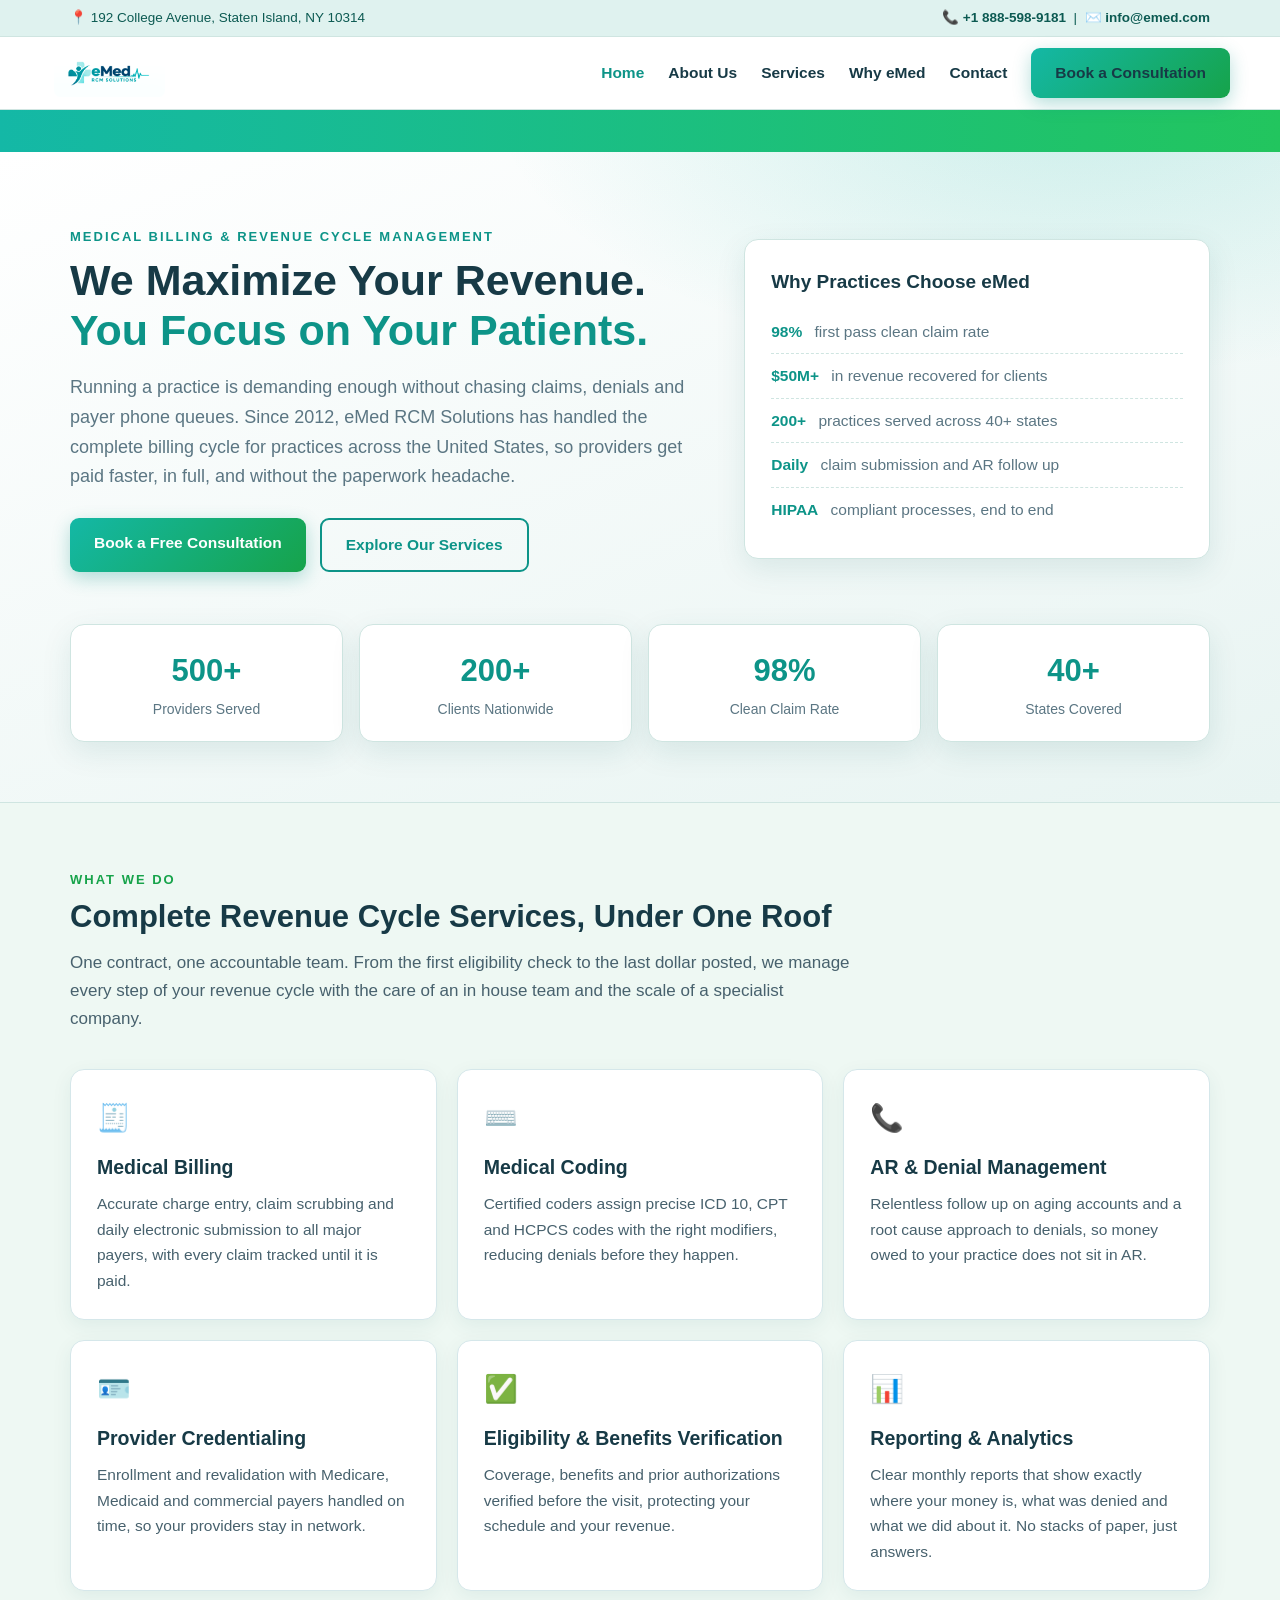
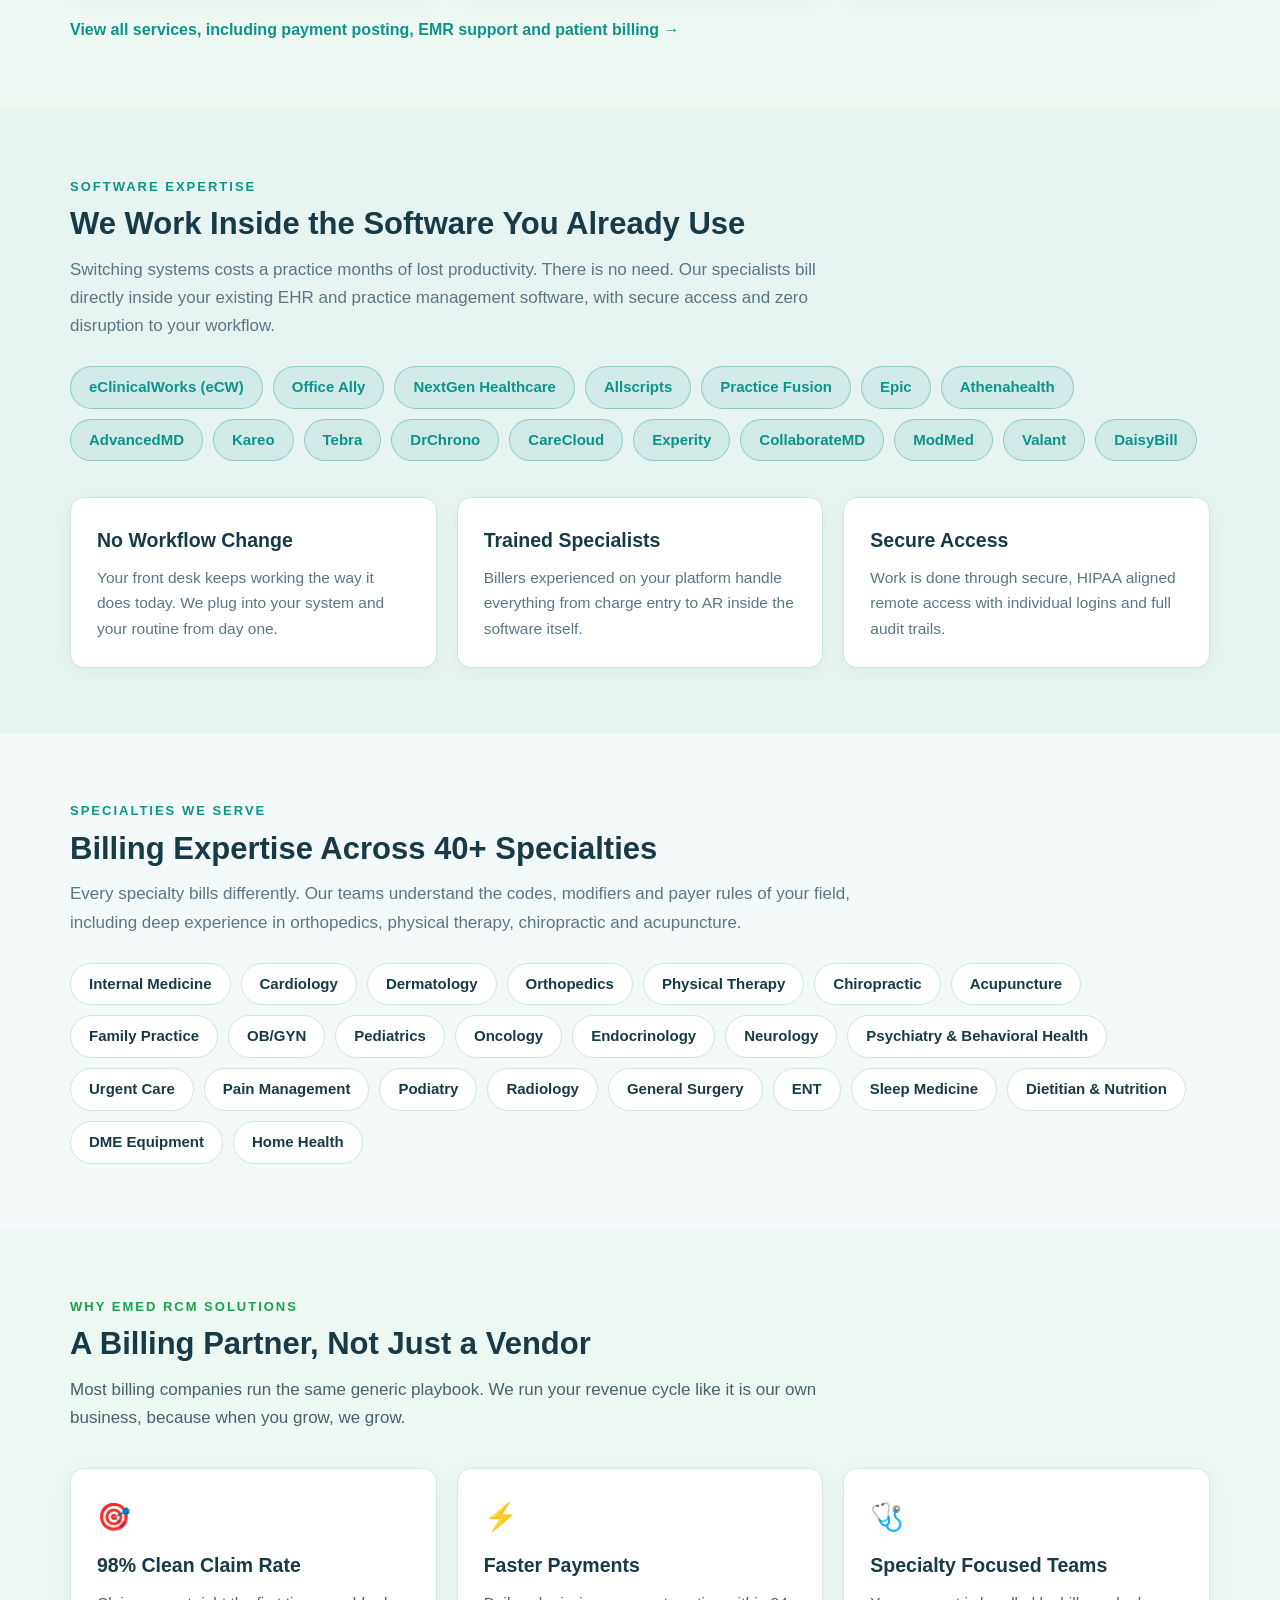
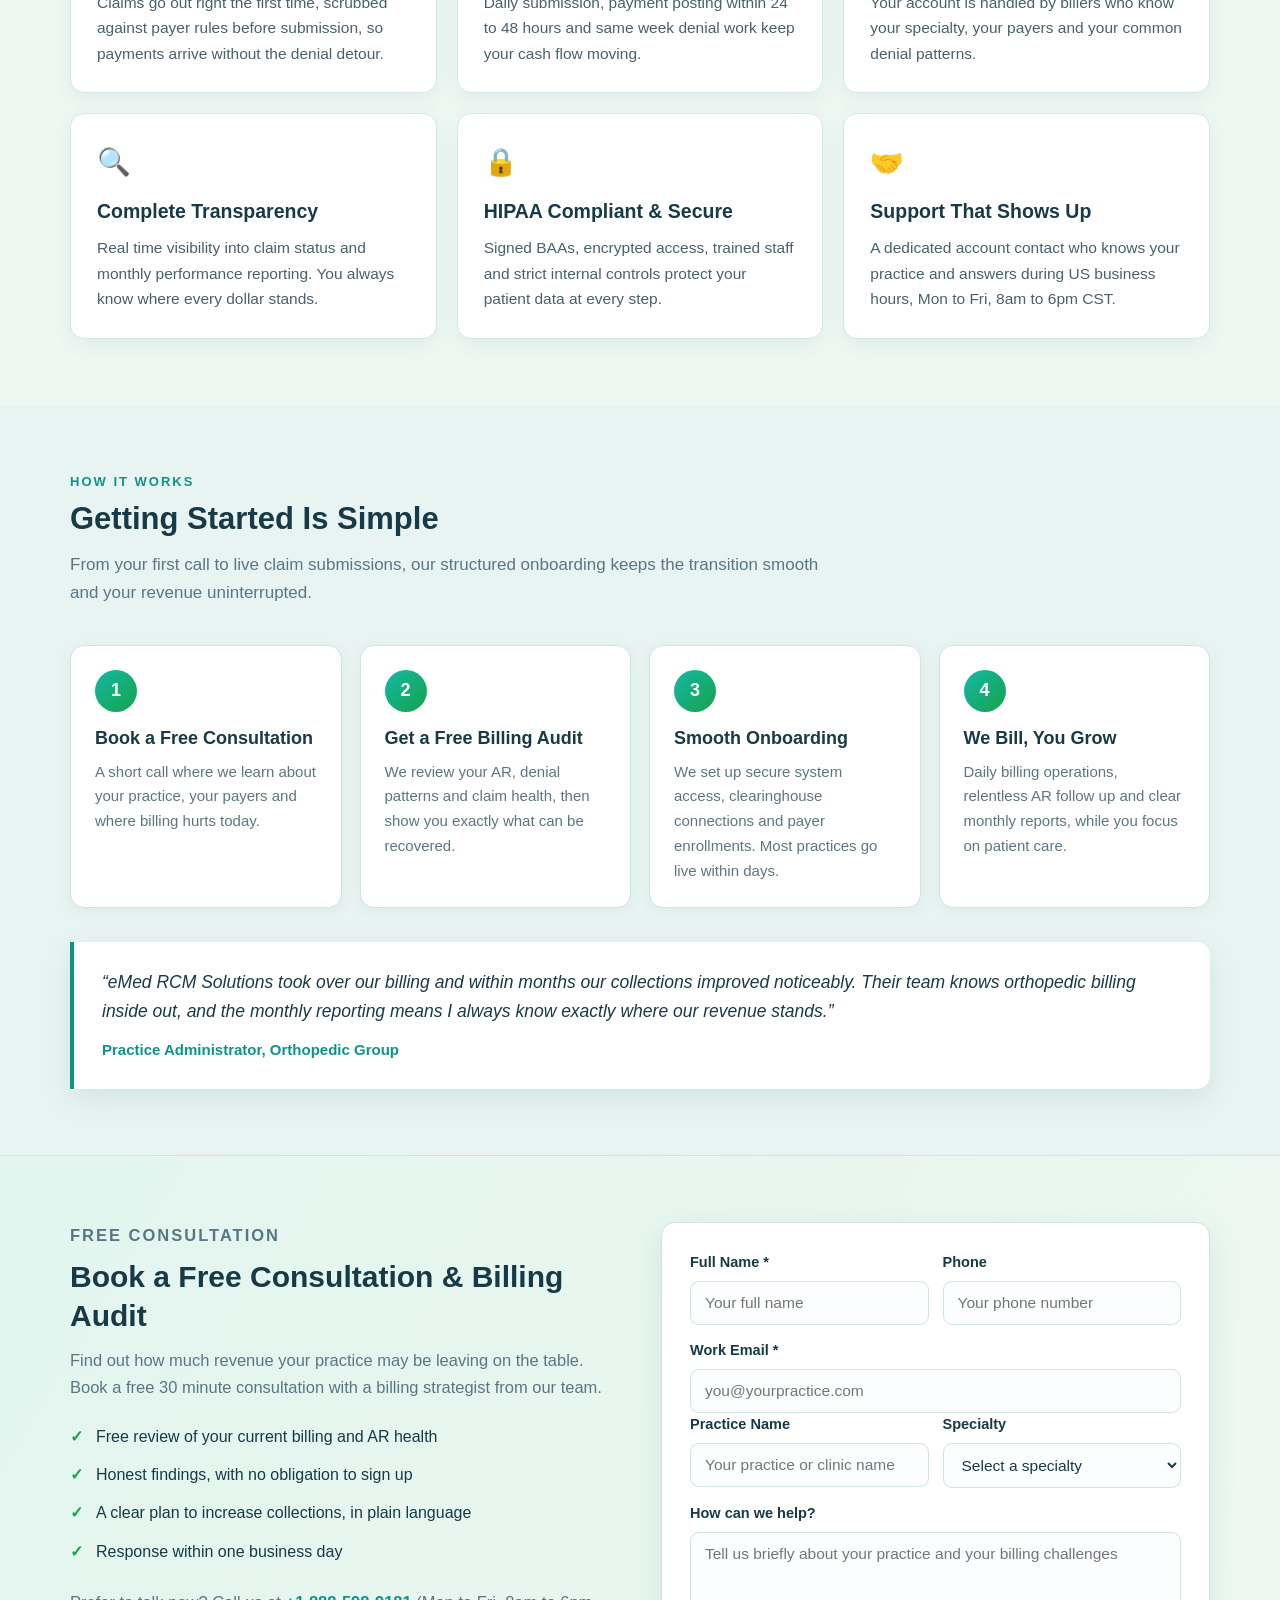
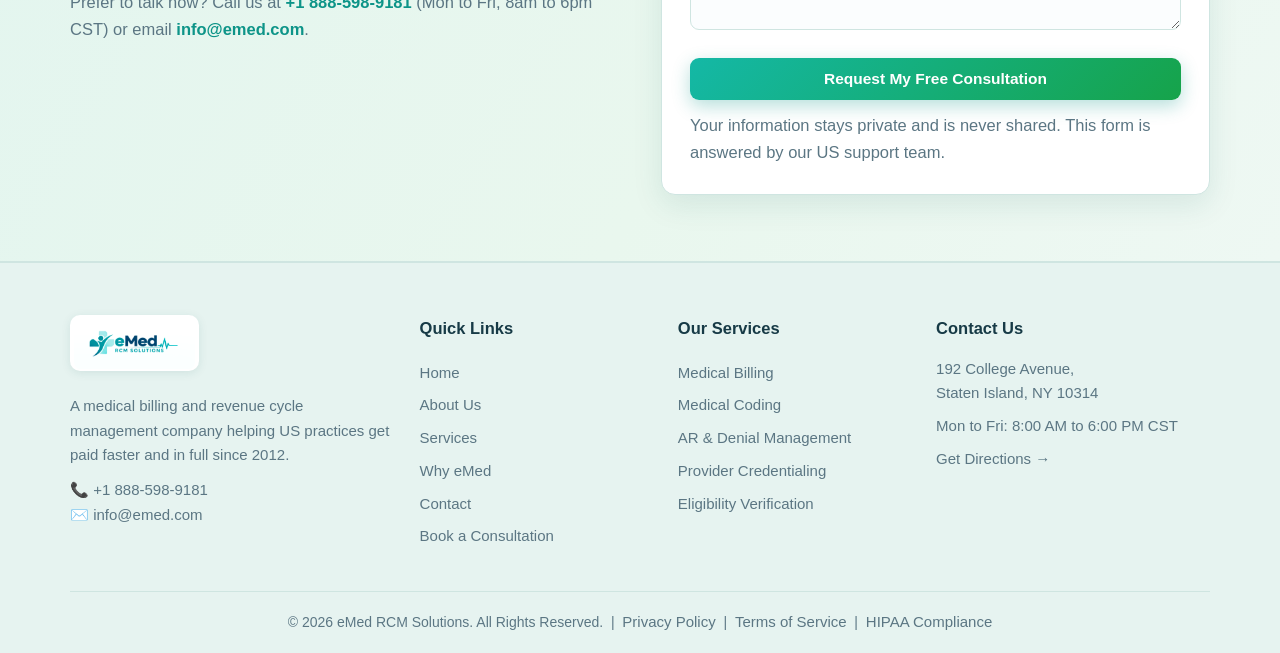
<file: index.html>
<!DOCTYPE html>
<html lang="en">
<head>
<meta charset="UTF-8">
<meta name="viewport" content="width=device-width, initial-scale=1.0">
<title>eMed RCM Solutions | Medical Billing &amp; Revenue Cycle Management Company</title>
<meta name="description" content="eMed RCM Solutions is a medical billing and revenue cycle management company helping US practices increase collections with a 98% clean claim rate. Medical billing, coding, AR follow up, credentialing and more.">
<link rel="stylesheet" href="styles.css">
</head>
<body>

<div class="topbar">
  <div class="wrap">
    <span>📍 192 College Avenue, Staten Island, NY 10314</span>
    <span>📞 <a href="tel:+18885989181">+1 888-598-9181</a> &nbsp;|&nbsp; ✉️ <a href="mailto:info@emed.com">info@emed.com</a></span>
  </div>
</div>

<header class="site">
  <div class="wrap navbar">
    <a class="logo" href="index.html"><img src="logo.png" alt="eMed RCM Solutions"></a>
    <button class="menu-btn" aria-label="Menu">☰</button>
    <nav class="main">
      <a href="index.html" class="active">Home</a>
      <a href="about-us.html">About Us</a>
      <a href="services.html">Services</a>
      <a href="why-emed.html">Why eMed</a>
      <a href="contact.html">Contact</a>
      <a class="btn" href="contact.html#consult">Book a Consultation</a>
    </nav>
  </div>
</header>

<div class="ticker" aria-hidden="true"><div class="track">
  <span>Internal Medicine</span><i>✦</i><span>Cardiology</span><i>✦</i><span>Dermatology</span><i>✦</i><span>Orthopedics</span><i>✦</i><span>Physical Therapy</span><i>✦</i><span>Chiropractic</span><i>✦</i><span>Acupuncture</span><i>✦</i><span>Family Practice</span><i>✦</i><span>OB/GYN</span><i>✦</i><span>Pediatrics</span><i>✦</i><span>Oncology</span><i>✦</i><span>Endocrinology</span><i>✦</i><span>Neurology</span><i>✦</i><span>Psychiatry</span><i>✦</i><span>Urgent Care</span><i>✦</i><span>Pain Management</span><i>✦</i>
  <span>Internal Medicine</span><i>✦</i><span>Cardiology</span><i>✦</i><span>Dermatology</span><i>✦</i><span>Orthopedics</span><i>✦</i><span>Physical Therapy</span><i>✦</i><span>Chiropractic</span><i>✦</i><span>Acupuncture</span><i>✦</i><span>Family Practice</span><i>✦</i><span>OB/GYN</span><i>✦</i><span>Pediatrics</span><i>✦</i><span>Oncology</span><i>✦</i><span>Endocrinology</span><i>✦</i><span>Neurology</span><i>✦</i><span>Psychiatry</span><i>✦</i><span>Urgent Care</span><i>✦</i><span>Pain Management</span><i>✦</i>
</div></div>

<div class="hero">
  <div class="wrap">
    <div class="grid">
      <div>
        <p class="kicker">Medical Billing &amp; Revenue Cycle Management</p>
        <h1>We Maximize Your Revenue. <span class="hl">You Focus on Your Patients.</span></h1>
        <p class="sub">Running a practice is demanding enough without chasing claims, denials and payer phone queues. Since 2012, eMed RCM Solutions has handled the complete billing cycle for practices across the United States, so providers get paid faster, in full, and without the paperwork headache.</p>
        <div class="cta-row">
          <a class="btn" href="contact.html#consult">Book a Free Consultation</a>
          <a class="btn ghost" href="services.html">Explore Our Services</a>
        </div>
      </div>
      <div class="hero-card">
        <h3>Why Practices Choose eMed</h3>
        <ul>
          <li><b>98%</b> first pass clean claim rate</li>
          <li><b>$50M+</b> in revenue recovered for clients</li>
          <li><b>200+</b> practices served across 40+ states</li>
          <li><b>Daily</b> claim submission and AR follow up</li>
          <li><b>HIPAA</b> compliant processes, end to end</li>
        </ul>
      </div>
    </div>
    <div class="stats">
      <div class="stat"><div class="num">500+</div><div class="lbl">Providers Served</div></div>
      <div class="stat"><div class="num">200+</div><div class="lbl">Clients Nationwide</div></div>
      <div class="stat"><div class="num">98%</div><div class="lbl">Clean Claim Rate</div></div>
      <div class="stat"><div class="num">40+</div><div class="lbl">States Covered</div></div>
    </div>
  </div>
</div>

<section class="light">
  <div class="wrap">
    <p class="kicker">What We Do</p>
    <h2 class="title">Complete Revenue Cycle Services, Under One Roof</h2>
    <p class="lede">One contract, one accountable team. From the first eligibility check to the last dollar posted, we manage every step of your revenue cycle with the care of an in house team and the scale of a specialist company.</p>
    <div class="grid3">
      <div class="card"><div class="ic">🧾</div><h3>Medical Billing</h3><p>Accurate charge entry, claim scrubbing and daily electronic submission to all major payers, with every claim tracked until it is paid.</p></div>
      <div class="card"><div class="ic">⌨️</div><h3>Medical Coding</h3><p>Certified coders assign precise ICD 10, CPT and HCPCS codes with the right modifiers, reducing denials before they happen.</p></div>
      <div class="card"><div class="ic">📞</div><h3>AR &amp; Denial Management</h3><p>Relentless follow up on aging accounts and a root cause approach to denials, so money owed to your practice does not sit in AR.</p></div>
      <div class="card"><div class="ic">🪪</div><h3>Provider Credentialing</h3><p>Enrollment and revalidation with Medicare, Medicaid and commercial payers handled on time, so your providers stay in network.</p></div>
      <div class="card"><div class="ic">✅</div><h3>Eligibility &amp; Benefits Verification</h3><p>Coverage, benefits and prior authorizations verified before the visit, protecting your schedule and your revenue.</p></div>
      <div class="card"><div class="ic">📊</div><h3>Reporting &amp; Analytics</h3><p>Clear monthly reports that show exactly where your money is, what was denied and what we did about it. No stacks of paper, just answers.</p></div>
    </div>
    <p style="margin-top:26px"><a href="services.html"><b>View all services, including payment posting, EMR support and patient billing →</b></a></p>
  </div>
</section>

<section class="alt">
  <div class="wrap">
    <p class="kicker">Software Expertise</p>
    <h2 class="title">We Work Inside the Software You Already Use</h2>
    <p class="lede">Switching systems costs a practice months of lost productivity. There is no need. Our specialists bill directly inside your existing EHR and practice management software, with secure access and zero disruption to your workflow.</p>
    <div class="chips">
      <span class="chip soft">eClinicalWorks (eCW)</span>
      <span class="chip soft">Office Ally</span>
      <span class="chip soft">NextGen Healthcare</span>
      <span class="chip soft">Allscripts</span>
      <span class="chip soft">Practice Fusion</span>
      <span class="chip soft">Epic</span>
      <span class="chip soft">Athenahealth</span>
      <span class="chip soft">AdvancedMD</span>
      <span class="chip soft">Kareo</span>
      <span class="chip soft">Tebra</span>
      <span class="chip soft">DrChrono</span>
      <span class="chip soft">CareCloud</span>
      <span class="chip soft">Experity</span>
      <span class="chip soft">CollaborateMD</span>
      <span class="chip soft">ModMed</span>
      <span class="chip soft">Valant</span>
      <span class="chip soft">DaisyBill</span>
    </div>
    <div class="grid3">
      <div class="card"><h3>No Workflow Change</h3><p>Your front desk keeps working the way it does today. We plug into your system and your routine from day one.</p></div>
      <div class="card"><h3>Trained Specialists</h3><p>Billers experienced on your platform handle everything from charge entry to AR inside the software itself.</p></div>
      <div class="card"><h3>Secure Access</h3><p>Work is done through secure, HIPAA aligned remote access with individual logins and full audit trails.</p></div>
    </div>
  </div>
</section>

<section>
  <div class="wrap">
    <p class="kicker">Specialties We Serve</p>
    <h2 class="title">Billing Expertise Across 40+ Specialties</h2>
    <p class="lede">Every specialty bills differently. Our teams understand the codes, modifiers and payer rules of your field, including deep experience in orthopedics, physical therapy, chiropractic and acupuncture.</p>
    <div class="chips">
      <span class="chip">Internal Medicine</span><span class="chip">Cardiology</span><span class="chip">Dermatology</span><span class="chip">Orthopedics</span><span class="chip">Physical Therapy</span><span class="chip">Chiropractic</span><span class="chip">Acupuncture</span><span class="chip">Family Practice</span><span class="chip">OB/GYN</span><span class="chip">Pediatrics</span><span class="chip">Oncology</span><span class="chip">Endocrinology</span><span class="chip">Neurology</span><span class="chip">Psychiatry &amp; Behavioral Health</span><span class="chip">Urgent Care</span><span class="chip">Pain Management</span><span class="chip">Podiatry</span><span class="chip">Radiology</span><span class="chip">General Surgery</span><span class="chip">ENT</span><span class="chip">Sleep Medicine</span><span class="chip">Dietitian &amp; Nutrition</span><span class="chip">DME Equipment</span><span class="chip">Home Health</span>
    </div>
  </div>
</section>

<section class="light">
  <div class="wrap">
    <p class="kicker">Why eMed RCM Solutions</p>
    <h2 class="title">A Billing Partner, Not Just a Vendor</h2>
    <p class="lede">Most billing companies run the same generic playbook. We run your revenue cycle like it is our own business, because when you grow, we grow.</p>
    <div class="grid3">
      <div class="card"><div class="ic">🎯</div><h3>98% Clean Claim Rate</h3><p>Claims go out right the first time, scrubbed against payer rules before submission, so payments arrive without the denial detour.</p></div>
      <div class="card"><div class="ic">⚡</div><h3>Faster Payments</h3><p>Daily submission, payment posting within 24 to 48 hours and same week denial work keep your cash flow moving.</p></div>
      <div class="card"><div class="ic">🩺</div><h3>Specialty Focused Teams</h3><p>Your account is handled by billers who know your specialty, your payers and your common denial patterns.</p></div>
      <div class="card"><div class="ic">🔍</div><h3>Complete Transparency</h3><p>Real time visibility into claim status and monthly performance reporting. You always know where every dollar stands.</p></div>
      <div class="card"><div class="ic">🔒</div><h3>HIPAA Compliant &amp; Secure</h3><p>Signed BAAs, encrypted access, trained staff and strict internal controls protect your patient data at every step.</p></div>
      <div class="card"><div class="ic">🤝</div><h3>Support That Shows Up</h3><p>A dedicated account contact who knows your practice and answers during US business hours, Mon to Fri, 8am to 6pm CST.</p></div>
    </div>
  </div>
</section>

<section class="alt">
  <div class="wrap">
    <p class="kicker">How It Works</p>
    <h2 class="title">Getting Started Is Simple</h2>
    <p class="lede">From your first call to live claim submissions, our structured onboarding keeps the transition smooth and your revenue uninterrupted.</p>
    <div class="steps">
      <div class="step"><span class="n">1</span><h3>Book a Free Consultation</h3><p>A short call where we learn about your practice, your payers and where billing hurts today.</p></div>
      <div class="step"><span class="n">2</span><h3>Get a Free Billing Audit</h3><p>We review your AR, denial patterns and claim health, then show you exactly what can be recovered.</p></div>
      <div class="step"><span class="n">3</span><h3>Smooth Onboarding</h3><p>We set up secure system access, clearinghouse connections and payer enrollments. Most practices go live within days.</p></div>
      <div class="step"><span class="n">4</span><h3>We Bill, You Grow</h3><p>Daily billing operations, relentless AR follow up and clear monthly reports, while you focus on patient care.</p></div>
    </div>
    <div class="quote">
      <p>“eMed RCM Solutions took over our billing and within months our collections improved noticeably. Their team knows orthopedic billing inside out, and the monthly reporting means I always know exactly where our revenue stands.”</p>
      <p class="who">Practice Administrator, Orthopedic Group</p>
    </div>
  </div>
</section>

<section class="consult" id="consult">
  <div class="wrap grid">
    <div>
      <p class="kicker">Free Consultation</p>
      <h2>Book a Free Consultation &amp; Billing Audit</h2>
      <p>Find out how much revenue your practice may be leaving on the table. Book a free 30 minute consultation with a billing strategist from our team.</p>
      <ul>
        <li>Free review of your current billing and AR health</li>
        <li>Honest findings, with no obligation to sign up</li>
        <li>A clear plan to increase collections, in plain language</li>
        <li>Response within one business day</li>
      </ul>
      <p style="margin-top:18px">Prefer to talk now? Call us at <a href="tel:+18885989181"><b>+1 888-598-9181</b></a> (Mon to Fri, 8am to 6pm CST) or email <a href="mailto:info@emed.com"><b>info@emed.com</b></a>.</p>
    </div>
    <form class="box" action="#" method="post">
      <div class="row">
        <div><label for="c-name">Full Name *</label><input id="c-name" name="name" type="text" placeholder="Your full name" required></div>
        <div><label for="c-phone">Phone</label><input id="c-phone" name="phone" type="tel" placeholder="Your phone number"></div>
      </div>
      <label for="c-email">Work Email *</label>
      <input id="c-email" name="email" type="email" placeholder="you@yourpractice.com" required>
      <div class="row">
        <div><label for="c-practice">Practice Name</label><input id="c-practice" name="practice" type="text" placeholder="Your practice or clinic name"></div>
        <div><label for="c-spec">Specialty</label>
          <select id="c-spec" name="specialty">
            <option value="">Select a specialty</option>
            <option>Internal Medicine</option><option>Cardiology</option><option>Dermatology</option>
            <option>Orthopedics</option><option>Physical Therapy</option><option>Chiropractic</option>
            <option>Acupuncture</option><option>Family Practice</option><option>OB/GYN</option>
            <option>Pediatrics</option><option>Other Specialty</option>
          </select>
        </div>
      </div>
      <label for="c-msg">How can we help?</label>
      <textarea id="c-msg" name="message" rows="4" placeholder="Tell us briefly about your practice and your billing challenges"></textarea>
      <button class="btn" type="submit">Request My Free Consultation</button>
      <p class="form-note">Your information stays private and is never shared. This form is answered by our US support team.</p>
      <div class="thanks">Thank you. Your consultation request has been received and our team will contact you within one business day.</div>
    </form>
  </div>
</section>

<footer class="site">
  <div class="wrap">
    <div class="cols">
      <div>
        <a class="logo" href="index.html"><img src="logo.png" alt="eMed RCM Solutions"></a>
        <p style="margin-top:14px">A medical billing and revenue cycle management company helping US practices get paid faster and in full since 2012.</p>
        <p style="margin-top:10px">📞 <a href="tel:+18885989181">+1 888-598-9181</a><br>✉️ <a href="mailto:info@emed.com">info@emed.com</a></p>
      </div>
      <div>
        <h4>Quick Links</h4>
        <ul>
          <li><a href="index.html">Home</a></li>
          <li><a href="about-us.html">About Us</a></li>
          <li><a href="services.html">Services</a></li>
          <li><a href="why-emed.html">Why eMed</a></li>
          <li><a href="contact.html">Contact</a></li>
          <li><a href="contact.html#consult">Book a Consultation</a></li>
        </ul>
      </div>
      <div>
        <h4>Our Services</h4>
        <ul>
          <li><a href="services.html">Medical Billing</a></li>
          <li><a href="services.html">Medical Coding</a></li>
          <li><a href="services.html">AR &amp; Denial Management</a></li>
          <li><a href="services.html">Provider Credentialing</a></li>
          <li><a href="services.html">Eligibility Verification</a></li>
        </ul>
      </div>
      <div>
        <h4>Contact Us</h4>
        <p>192 College Avenue,<br>Staten Island, NY 10314</p>
        <p style="margin-top:8px">Mon to Fri: 8:00 AM to 6:00 PM CST</p>
        <p style="margin-top:8px"><a href="https://www.google.com/maps/search/?api=1&amp;query=192+College+Avenue+Staten+Island+NY+10314" target="_blank" rel="noopener">Get Directions →</a></p>
      </div>
    </div>
    <div class="copyright">© <span id="year">2026</span> eMed RCM Solutions. All Rights Reserved. &nbsp;|&nbsp; <a href="privacy-policy.html">Privacy Policy</a> &nbsp;|&nbsp; <a href="terms-of-service.html">Terms of Service</a> &nbsp;|&nbsp; <a href="hipaa-compliance.html">HIPAA Compliance</a></div>
  </div>
</footer>

<script src="script.js"></script>
</body>
</html>
</file>
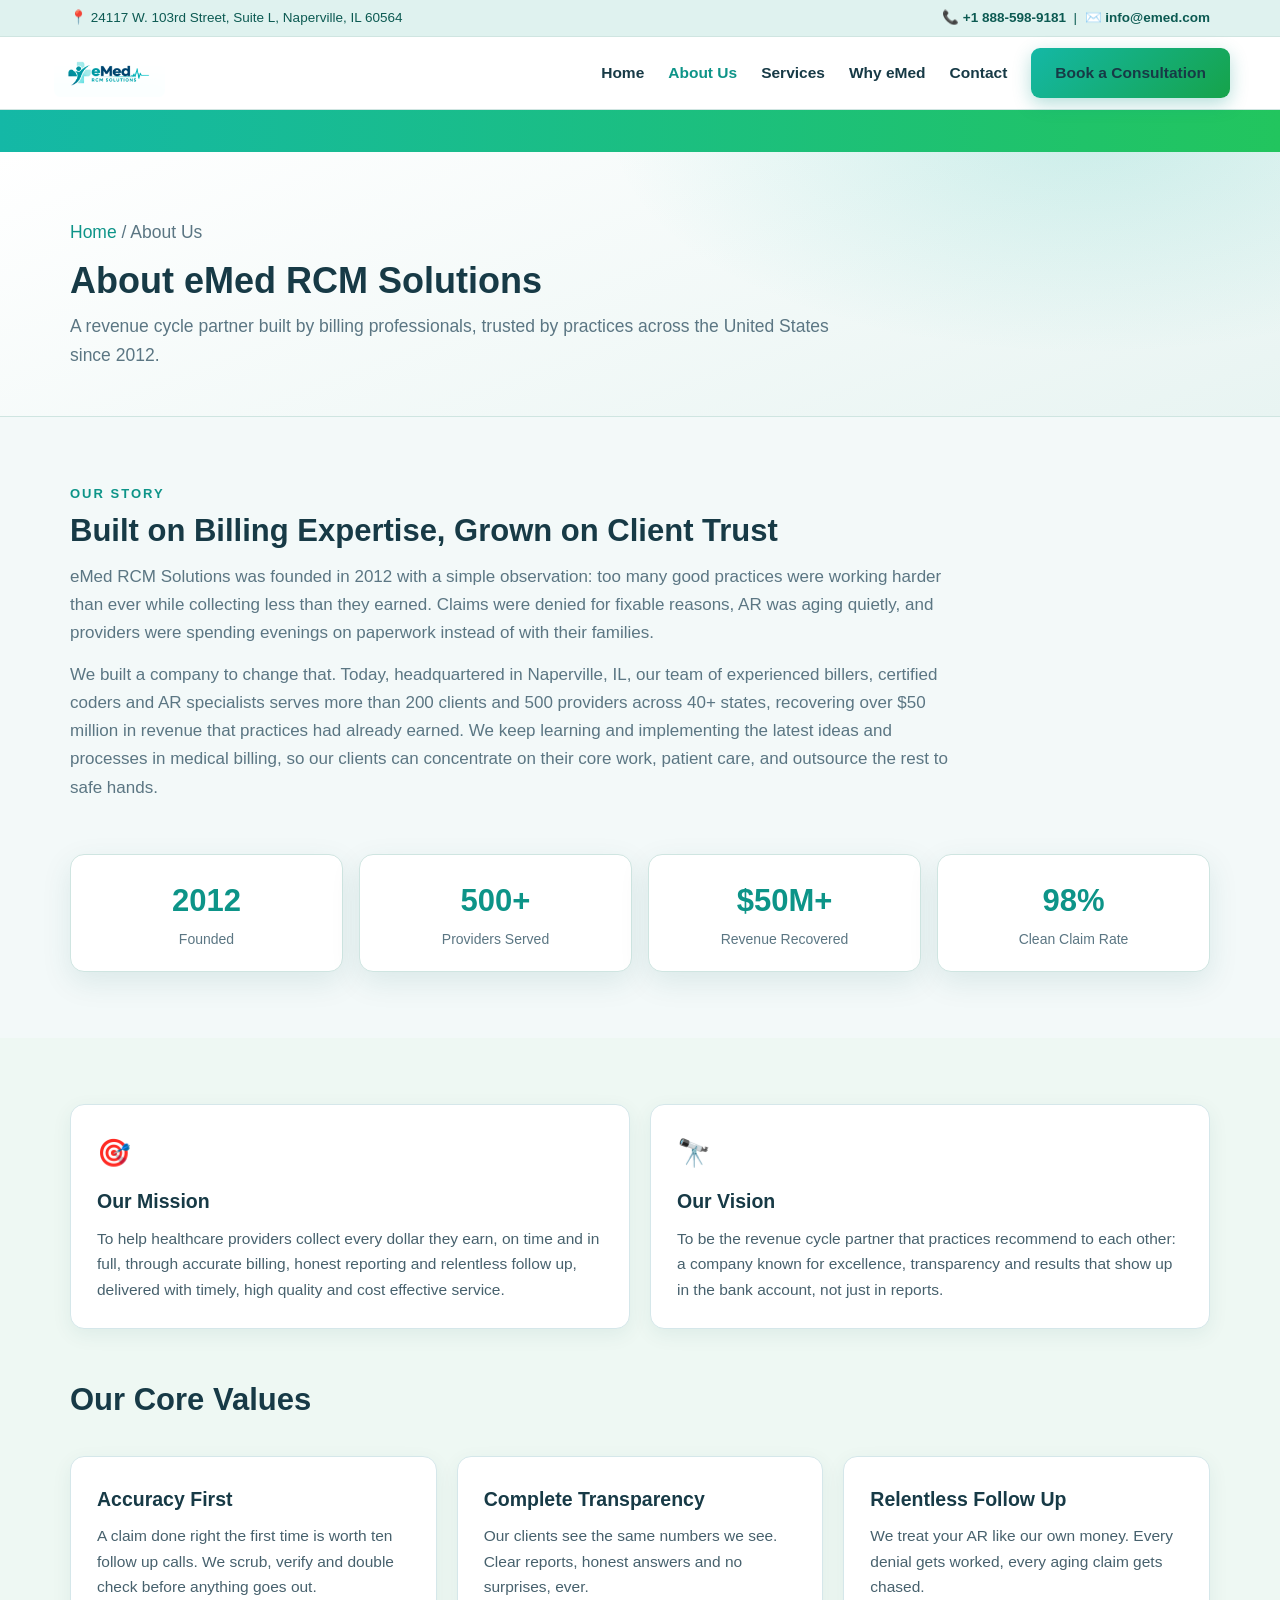
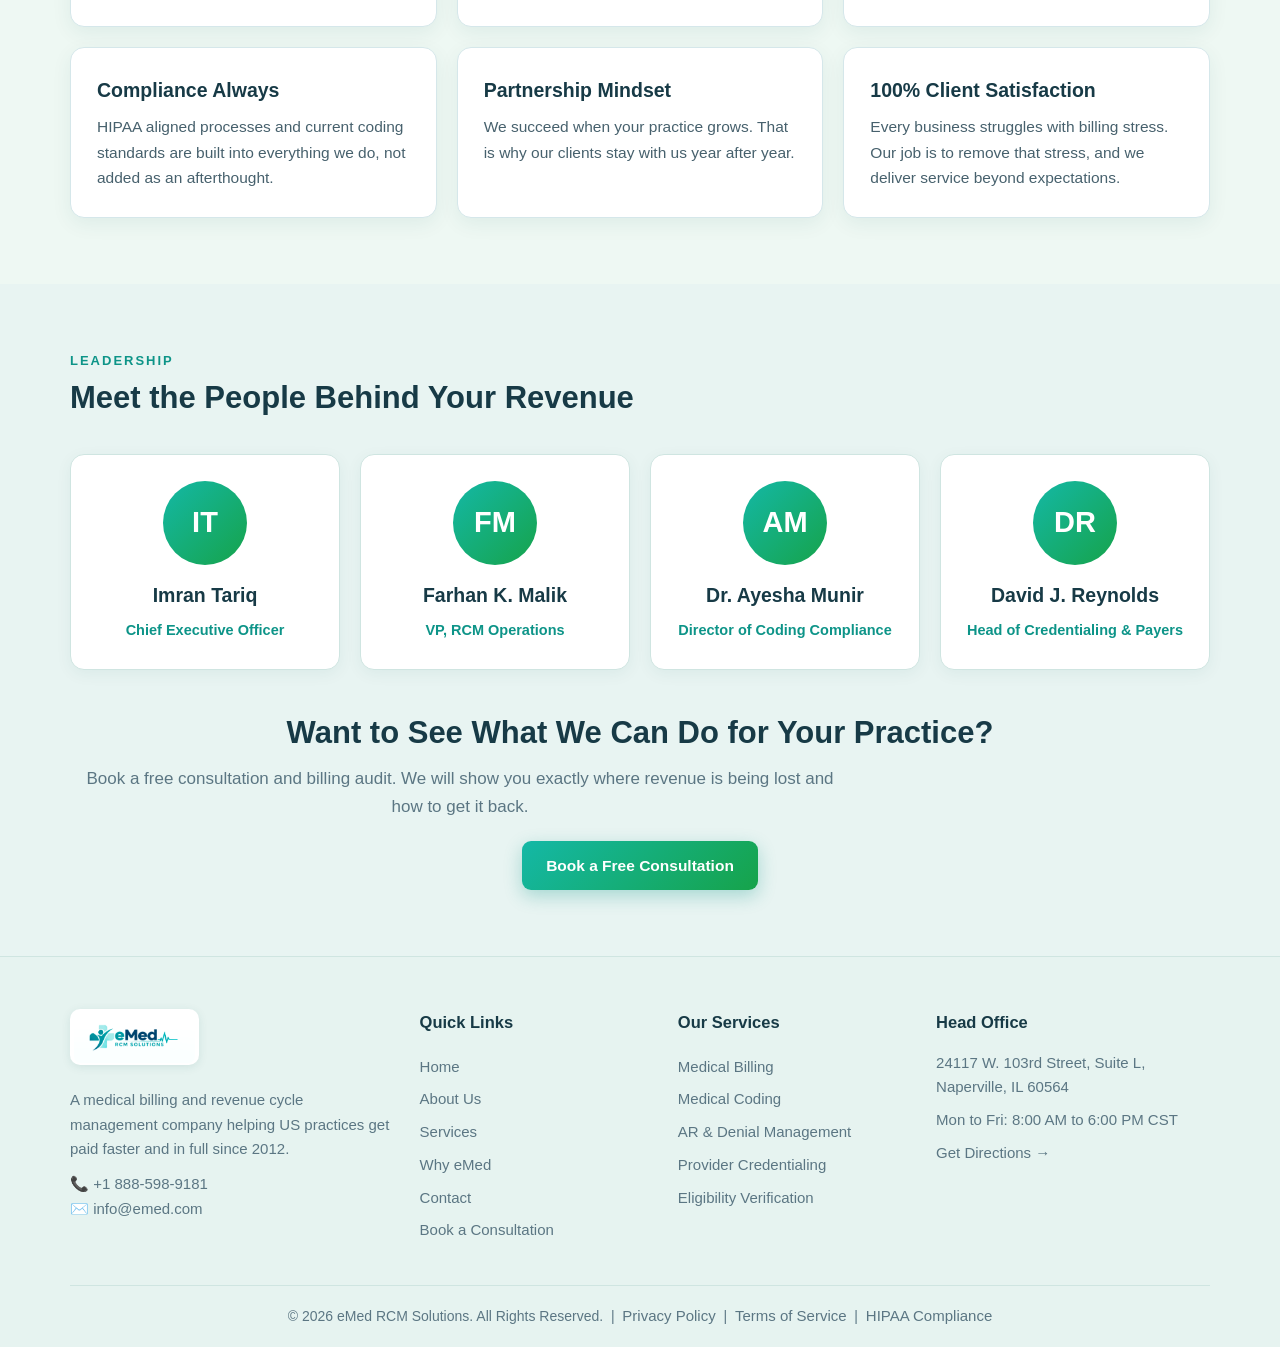
<file: about-us.html>
<!DOCTYPE html>
<html lang="en">
<head>
<meta charset="UTF-8">
<meta name="viewport" content="width=device-width, initial-scale=1.0">
<title>About Us | eMed RCM Solutions</title>
<meta name="description" content="Learn about eMed RCM Solutions, a medical billing and revenue cycle management company serving 200+ US healthcare providers since 2012.">
<link rel="stylesheet" href="styles.css">
</head>
<body>

<div class="topbar">
  <div class="wrap">
    <span>📍 24117 W. 103rd Street, Suite L, Naperville, IL 60564</span>
    <span>📞 <a href="tel:+18885989181">+1 888-598-9181</a> &nbsp;|&nbsp; ✉️ <a href="mailto:info@emed.com">info@emed.com</a></span>
  </div>
</div>

<header class="site">
  <div class="wrap navbar">
    <a class="logo" href="index.html"><img src="logo.png" alt="eMed RCM Solutions"></a>
    <button class="menu-btn" aria-label="Menu">☰</button>
    <nav class="main">
      <a href="index.html">Home</a>
      <a href="about-us.html" class="active">About Us</a>
      <a href="services.html">Services</a>
      <a href="why-emed.html">Why eMed</a>
      <a href="contact.html">Contact</a>
      <a class="btn" href="contact.html#consult">Book a Consultation</a>
    </nav>
  </div>
</header>

<div class="ticker" aria-hidden="true"><div class="track">
  <span>Internal Medicine</span><i>✦</i><span>Cardiology</span><i>✦</i><span>Dermatology</span><i>✦</i><span>Orthopedics</span><i>✦</i><span>Physical Therapy</span><i>✦</i><span>Chiropractic</span><i>✦</i><span>Acupuncture</span><i>✦</i><span>Family Practice</span><i>✦</i><span>OB/GYN</span><i>✦</i><span>Pediatrics</span><i>✦</i><span>Oncology</span><i>✦</i><span>Endocrinology</span><i>✦</i><span>Neurology</span><i>✦</i><span>Psychiatry</span><i>✦</i><span>Urgent Care</span><i>✦</i><span>Pain Management</span><i>✦</i>
  <span>Internal Medicine</span><i>✦</i><span>Cardiology</span><i>✦</i><span>Dermatology</span><i>✦</i><span>Orthopedics</span><i>✦</i><span>Physical Therapy</span><i>✦</i><span>Chiropractic</span><i>✦</i><span>Acupuncture</span><i>✦</i><span>Family Practice</span><i>✦</i><span>OB/GYN</span><i>✦</i><span>Pediatrics</span><i>✦</i><span>Oncology</span><i>✦</i><span>Endocrinology</span><i>✦</i><span>Neurology</span><i>✦</i><span>Psychiatry</span><i>✦</i><span>Urgent Care</span><i>✦</i><span>Pain Management</span><i>✦</i>
</div></div>

<div class="pagehero">
  <div class="wrap">
    <p class="crumbs"><a href="index.html">Home</a> / About Us</p>
    <h1>About eMed RCM Solutions</h1>
    <p>A revenue cycle partner built by billing professionals, trusted by practices across the United States since 2012.</p>
  </div>
</div>

<section>
  <div class="wrap">
    <p class="kicker">Our Story</p>
    <h2 class="title">Built on Billing Expertise, Grown on Client Trust</h2>
    <p class="lede" style="max-width:900px">eMed RCM Solutions was founded in 2012 with a simple observation: too many good practices were working harder than ever while collecting less than they earned. Claims were denied for fixable reasons, AR was aging quietly, and providers were spending evenings on paperwork instead of with their families.</p>
    <p class="lede" style="max-width:900px;margin-top:14px">We built a company to change that. Today, headquartered in Naperville, IL, our team of experienced billers, certified coders and AR specialists serves more than 200 clients and 500 providers across 40+ states, recovering over $50 million in revenue that practices had already earned. We keep learning and implementing the latest ideas and processes in medical billing, so our clients can concentrate on their core work, patient care, and outsource the rest to safe hands.</p>
    <div class="stats">
      <div class="stat"><div class="num">2012</div><div class="lbl">Founded</div></div>
      <div class="stat"><div class="num">500+</div><div class="lbl">Providers Served</div></div>
      <div class="stat"><div class="num">$50M+</div><div class="lbl">Revenue Recovered</div></div>
      <div class="stat"><div class="num">98%</div><div class="lbl">Clean Claim Rate</div></div>
    </div>
  </div>
</section>

<section class="light">
  <div class="wrap">
    <div class="grid2" style="margin-top:0">
      <div class="card"><div class="ic">🎯</div><h3>Our Mission</h3><p>To help healthcare providers collect every dollar they earn, on time and in full, through accurate billing, honest reporting and relentless follow up, delivered with timely, high quality and cost effective service.</p></div>
      <div class="card"><div class="ic">🔭</div><h3>Our Vision</h3><p>To be the revenue cycle partner that practices recommend to each other: a company known for excellence, transparency and results that show up in the bank account, not just in reports.</p></div>
    </div>
    <h2 class="title" style="margin-top:52px">Our Core Values</h2>
    <div class="grid3">
      <div class="card"><h3>Accuracy First</h3><p>A claim done right the first time is worth ten follow up calls. We scrub, verify and double check before anything goes out.</p></div>
      <div class="card"><h3>Complete Transparency</h3><p>Our clients see the same numbers we see. Clear reports, honest answers and no surprises, ever.</p></div>
      <div class="card"><h3>Relentless Follow Up</h3><p>We treat your AR like our own money. Every denial gets worked, every aging claim gets chased.</p></div>
      <div class="card"><h3>Compliance Always</h3><p>HIPAA aligned processes and current coding standards are built into everything we do, not added as an afterthought.</p></div>
      <div class="card"><h3>Partnership Mindset</h3><p>We succeed when your practice grows. That is why our clients stay with us year after year.</p></div>
      <div class="card"><h3>100% Client Satisfaction</h3><p>Every business struggles with billing stress. Our job is to remove that stress, and we deliver service beyond expectations.</p></div>
    </div>
  </div>
</section>

<section class="alt">
  <div class="wrap">
    <p class="kicker">Leadership</p>
    <h2 class="title">Meet the People Behind Your Revenue</h2>
    <div class="grid3" style="grid-template-columns:repeat(4,1fr)">
      <div class="card person"><div class="avatar">IT</div><h3>Imran Tariq</h3><p class="role">Chief Executive Officer</p></div>
      <div class="card person"><div class="avatar">FM</div><h3>Farhan K. Malik</h3><p class="role">VP, RCM Operations</p></div>
      <div class="card person"><div class="avatar">AM</div><h3>Dr. Ayesha Munir</h3><p class="role">Director of Coding Compliance</p></div>
      <div class="card person"><div class="avatar">DR</div><h3>David J. Reynolds</h3><p class="role">Head of Credentialing &amp; Payers</p></div>
    </div>
    <div style="text-align:center;margin-top:44px">
      <h2 class="title">Want to See What We Can Do for Your Practice?</h2>
      <p class="lede center">Book a free consultation and billing audit. We will show you exactly where revenue is being lost and how to get it back.</p>
      <p style="margin-top:20px"><a class="btn" href="contact.html#consult">Book a Free Consultation</a></p>
    </div>
  </div>
</section>

<footer class="site">
  <div class="wrap">
    <div class="cols">
      <div>
        <a class="logo" href="index.html"><img src="logo.png" alt="eMed RCM Solutions"></a>
        <p style="margin-top:14px">A medical billing and revenue cycle management company helping US practices get paid faster and in full since 2012.</p>
        <p style="margin-top:10px">📞 <a href="tel:+18885989181">+1 888-598-9181</a><br>✉️ <a href="mailto:info@emed.com">info@emed.com</a></p>
      </div>
      <div>
        <h4>Quick Links</h4>
        <ul>
          <li><a href="index.html">Home</a></li>
          <li><a href="about-us.html">About Us</a></li>
          <li><a href="services.html">Services</a></li>
          <li><a href="why-emed.html">Why eMed</a></li>
          <li><a href="contact.html">Contact</a></li>
          <li><a href="contact.html#consult">Book a Consultation</a></li>
        </ul>
      </div>
      <div>
        <h4>Our Services</h4>
        <ul>
          <li><a href="services.html">Medical Billing</a></li>
          <li><a href="services.html">Medical Coding</a></li>
          <li><a href="services.html">AR &amp; Denial Management</a></li>
          <li><a href="services.html">Provider Credentialing</a></li>
          <li><a href="services.html">Eligibility Verification</a></li>
        </ul>
      </div>
      <div>
        <h4>Head Office</h4>
        <p>24117 W. 103rd Street, Suite L,<br>Naperville, IL 60564</p>
        <p style="margin-top:8px">Mon to Fri: 8:00 AM to 6:00 PM CST</p>
        <p style="margin-top:8px"><a href="https://www.google.com/maps/search/?api=1&amp;query=24117+W+103rd+Street+Suite+L+Naperville+IL+60564" target="_blank" rel="noopener">Get Directions →</a></p>
      </div>
    </div>
    <div class="copyright">© <span id="year">2026</span> eMed RCM Solutions. All Rights Reserved. &nbsp;|&nbsp; <a href="privacy-policy.html">Privacy Policy</a> &nbsp;|&nbsp; <a href="terms-of-service.html">Terms of Service</a> &nbsp;|&nbsp; <a href="hipaa-compliance.html">HIPAA Compliance</a></div>
  </div>
</footer>

<script src="script.js"></script>
</body>
</html>
</file>
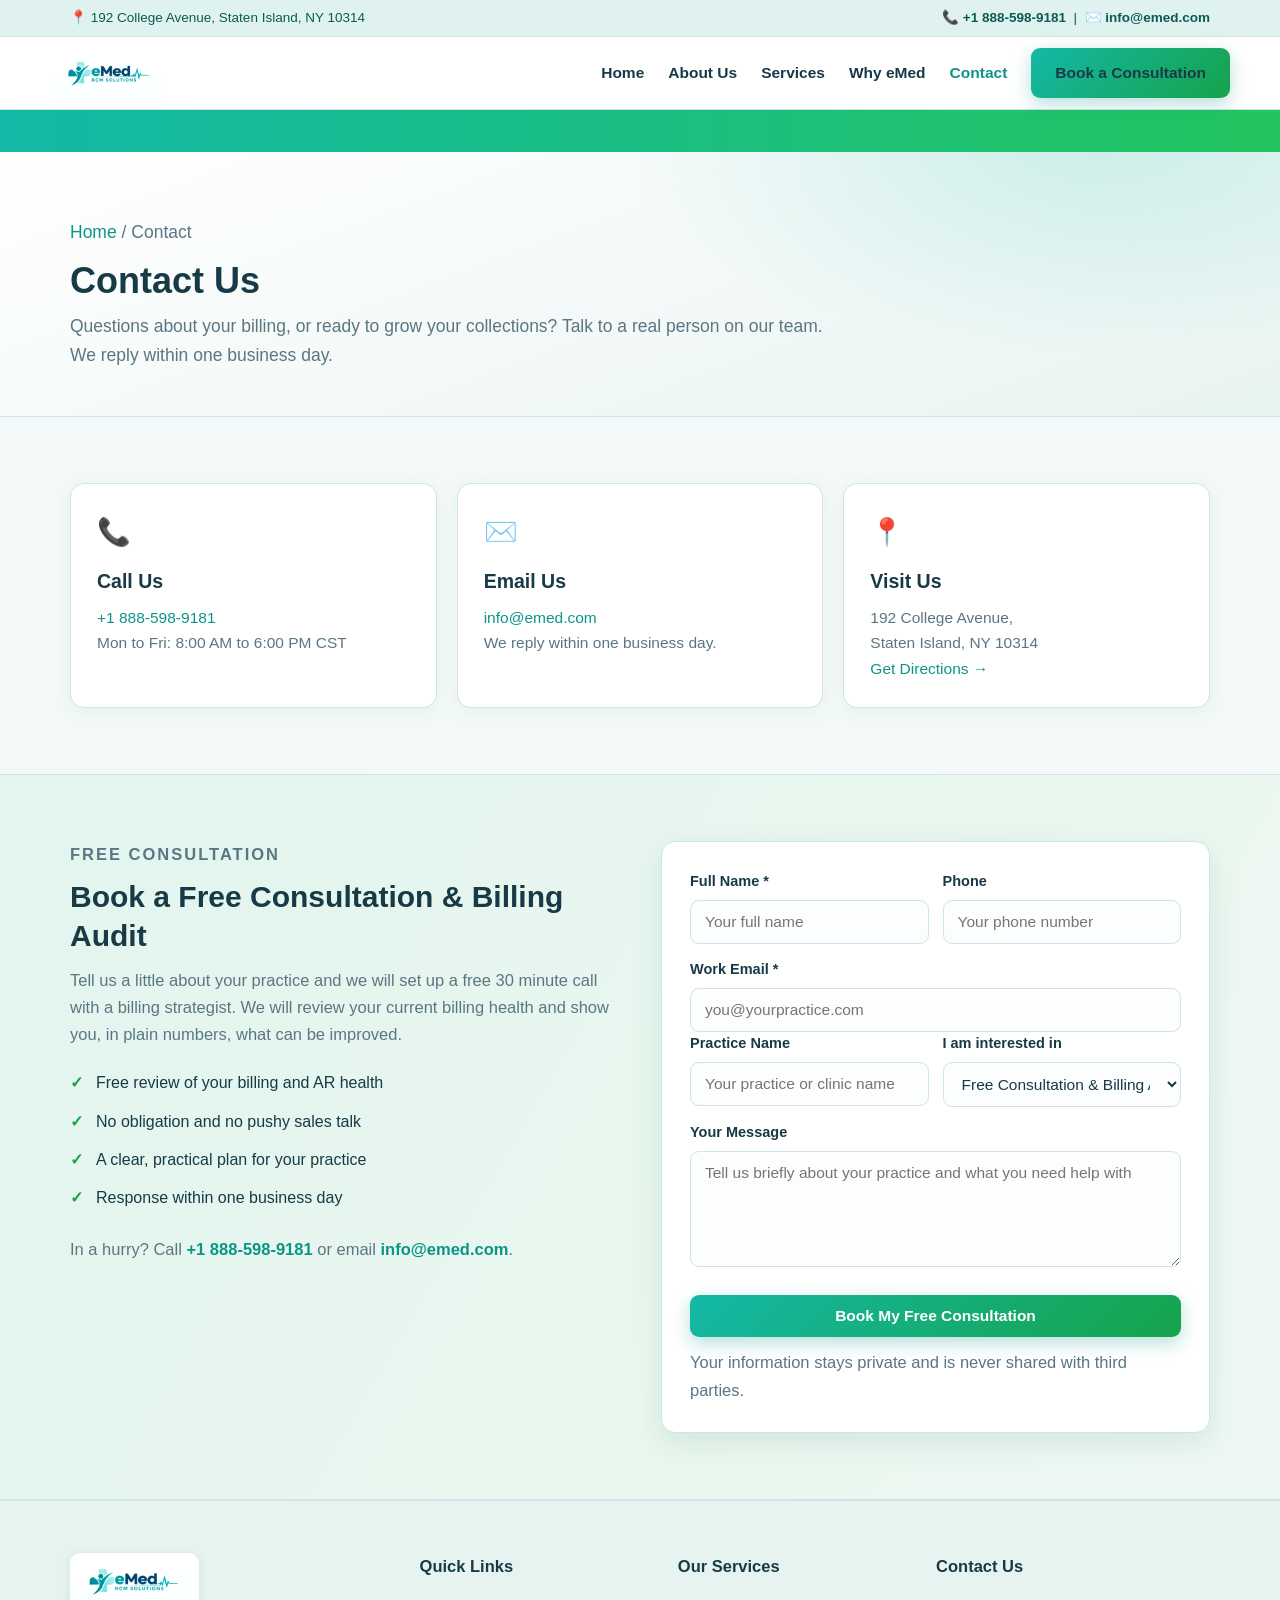
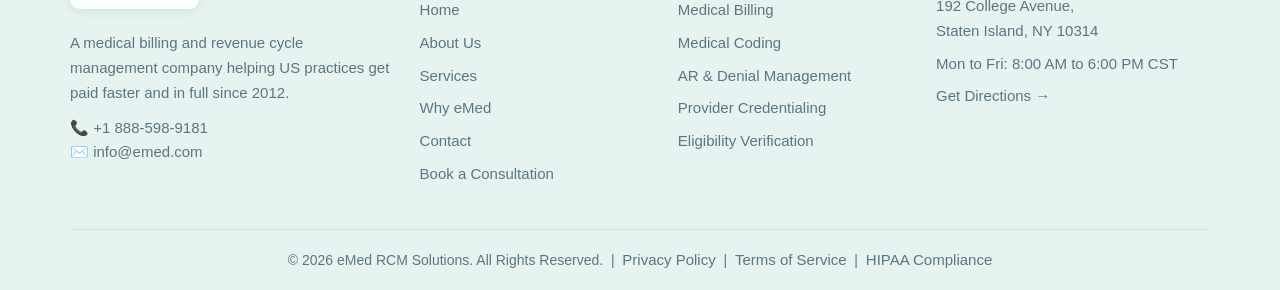
<file: contact.html>
<!DOCTYPE html>
<html lang="en">
<head>
<meta charset="UTF-8">
<meta name="viewport" content="width=device-width, initial-scale=1.0">
<title>Contact Us | eMed RCM Solutions</title>
<meta name="description" content="Contact eMed RCM Solutions or book a free consultation and billing audit. Call +1 888-598-9181 or email info@emed.com.">
<link rel="stylesheet" href="styles.css">
</head>
<body>

<div class="topbar">
  <div class="wrap">
    <span>📍 192 College Avenue, Staten Island, NY 10314</span>
    <span>📞 <a href="tel:+18885989181">+1 888-598-9181</a> &nbsp;|&nbsp; ✉️ <a href="mailto:info@emed.com">info@emed.com</a></span>
  </div>
</div>

<header class="site">
  <div class="wrap navbar">
    <a class="logo" href="index.html"><img src="logo.png" alt="eMed RCM Solutions"></a>
    <button class="menu-btn" aria-label="Menu">☰</button>
    <nav class="main">
      <a href="index.html">Home</a>
      <a href="about-us.html">About Us</a>
      <a href="services.html">Services</a>
      <a href="why-emed.html">Why eMed</a>
      <a href="contact.html" class="active">Contact</a>
      <a class="btn" href="contact.html#consult">Book a Consultation</a>
    </nav>
  </div>
</header>

<div class="ticker" aria-hidden="true"><div class="track">
  <span>Internal Medicine</span><i>✦</i><span>Cardiology</span><i>✦</i><span>Dermatology</span><i>✦</i><span>Orthopedics</span><i>✦</i><span>Physical Therapy</span><i>✦</i><span>Chiropractic</span><i>✦</i><span>Acupuncture</span><i>✦</i><span>Family Practice</span><i>✦</i><span>OB/GYN</span><i>✦</i><span>Pediatrics</span><i>✦</i><span>Oncology</span><i>✦</i><span>Endocrinology</span><i>✦</i><span>Neurology</span><i>✦</i><span>Psychiatry</span><i>✦</i><span>Urgent Care</span><i>✦</i><span>Pain Management</span><i>✦</i>
  <span>Internal Medicine</span><i>✦</i><span>Cardiology</span><i>✦</i><span>Dermatology</span><i>✦</i><span>Orthopedics</span><i>✦</i><span>Physical Therapy</span><i>✦</i><span>Chiropractic</span><i>✦</i><span>Acupuncture</span><i>✦</i><span>Family Practice</span><i>✦</i><span>OB/GYN</span><i>✦</i><span>Pediatrics</span><i>✦</i><span>Oncology</span><i>✦</i><span>Endocrinology</span><i>✦</i><span>Neurology</span><i>✦</i><span>Psychiatry</span><i>✦</i><span>Urgent Care</span><i>✦</i><span>Pain Management</span><i>✦</i>
</div></div>

<div class="pagehero">
  <div class="wrap">
    <p class="crumbs"><a href="index.html">Home</a> / Contact</p>
    <h1>Contact Us</h1>
    <p>Questions about your billing, or ready to grow your collections? Talk to a real person on our team. We reply within one business day.</p>
  </div>
</div>

<section>
  <div class="wrap">
    <div class="grid3" style="margin-top:0">
      <div class="card"><div class="ic">📞</div><h3>Call Us</h3><p><a href="tel:+18885989181">+1 888-598-9181</a><br>Mon to Fri: 8:00 AM to 6:00 PM CST</p></div>
      <div class="card"><div class="ic">✉️</div><h3>Email Us</h3><p><a href="mailto:info@emed.com">info@emed.com</a><br>We reply within one business day.</p></div>
      <div class="card"><div class="ic">📍</div><h3>Visit Us</h3><p>192 College Avenue,<br>Staten Island, NY 10314<br><a href="https://www.google.com/maps/search/?api=1&amp;query=192+College+Avenue+Staten+Island+NY+10314" target="_blank" rel="noopener">Get Directions →</a></p></div>
    </div>
  </div>
</section>

<section class="consult" id="consult">
  <div class="wrap grid">
    <div>
      <p class="kicker">Free Consultation</p>
      <h2>Book a Free Consultation &amp; Billing Audit</h2>
      <p>Tell us a little about your practice and we will set up a free 30 minute call with a billing strategist. We will review your current billing health and show you, in plain numbers, what can be improved.</p>
      <ul>
        <li>Free review of your billing and AR health</li>
        <li>No obligation and no pushy sales talk</li>
        <li>A clear, practical plan for your practice</li>
        <li>Response within one business day</li>
      </ul>
      <p style="margin-top:18px">In a hurry? Call <a href="tel:+18885989181"><b>+1 888-598-9181</b></a> or email <a href="mailto:info@emed.com"><b>info@emed.com</b></a>.</p>
    </div>
    <form class="box" action="#" method="post">
      <div class="row">
        <div><label for="x-name">Full Name *</label><input id="x-name" name="name" type="text" placeholder="Your full name" required></div>
        <div><label for="x-phone">Phone</label><input id="x-phone" name="phone" type="tel" placeholder="Your phone number"></div>
      </div>
      <label for="x-email">Work Email *</label>
      <input id="x-email" name="email" type="email" placeholder="you@yourpractice.com" required>
      <div class="row">
        <div><label for="x-practice">Practice Name</label><input id="x-practice" name="practice" type="text" placeholder="Your practice or clinic name"></div>
        <div><label for="x-topic">I am interested in</label>
          <select id="x-topic" name="topic">
            <option>Free Consultation &amp; Billing Audit</option>
            <option>Medical Billing Services</option>
            <option>Medical Coding</option>
            <option>AR &amp; Denial Management</option>
            <option>Provider Credentialing</option>
            <option>Complete RCM</option>
            <option>Other Question</option>
          </select>
        </div>
      </div>
      <label for="x-msg">Your Message</label>
      <textarea id="x-msg" name="message" rows="5" placeholder="Tell us briefly about your practice and what you need help with"></textarea>
      <button class="btn" type="submit">Book My Free Consultation</button>
      <p class="form-note">Your information stays private and is never shared with third parties.</p>
      <div class="thanks">Thank you. Your request has been received and our team will contact you within one business day.</div>
    </form>
  </div>
</section>

<footer class="site">
  <div class="wrap">
    <div class="cols">
      <div>
        <a class="logo" href="index.html"><img src="logo.png" alt="eMed RCM Solutions"></a>
        <p style="margin-top:14px">A medical billing and revenue cycle management company helping US practices get paid faster and in full since 2012.</p>
        <p style="margin-top:10px">📞 <a href="tel:+18885989181">+1 888-598-9181</a><br>✉️ <a href="mailto:info@emed.com">info@emed.com</a></p>
      </div>
      <div>
        <h4>Quick Links</h4>
        <ul>
          <li><a href="index.html">Home</a></li>
          <li><a href="about-us.html">About Us</a></li>
          <li><a href="services.html">Services</a></li>
          <li><a href="why-emed.html">Why eMed</a></li>
          <li><a href="contact.html">Contact</a></li>
          <li><a href="contact.html#consult">Book a Consultation</a></li>
        </ul>
      </div>
      <div>
        <h4>Our Services</h4>
        <ul>
          <li><a href="services.html">Medical Billing</a></li>
          <li><a href="services.html">Medical Coding</a></li>
          <li><a href="services.html">AR &amp; Denial Management</a></li>
          <li><a href="services.html">Provider Credentialing</a></li>
          <li><a href="services.html">Eligibility Verification</a></li>
        </ul>
      </div>
      <div>
        <h4>Contact Us</h4>
        <p>192 College Avenue,<br>Staten Island, NY 10314</p>
        <p style="margin-top:8px">Mon to Fri: 8:00 AM to 6:00 PM CST</p>
        <p style="margin-top:8px"><a href="https://www.google.com/maps/search/?api=1&amp;query=192+College+Avenue+Staten+Island+NY+10314" target="_blank" rel="noopener">Get Directions →</a></p>
      </div>
    </div>
    <div class="copyright">© <span id="year">2026</span> eMed RCM Solutions. All Rights Reserved. &nbsp;|&nbsp; <a href="privacy-policy.html">Privacy Policy</a> &nbsp;|&nbsp; <a href="terms-of-service.html">Terms of Service</a> &nbsp;|&nbsp; <a href="hipaa-compliance.html">HIPAA Compliance</a></div>
  </div>
</footer>

<script src="script.js"></script>
</body>
</html>
</file>
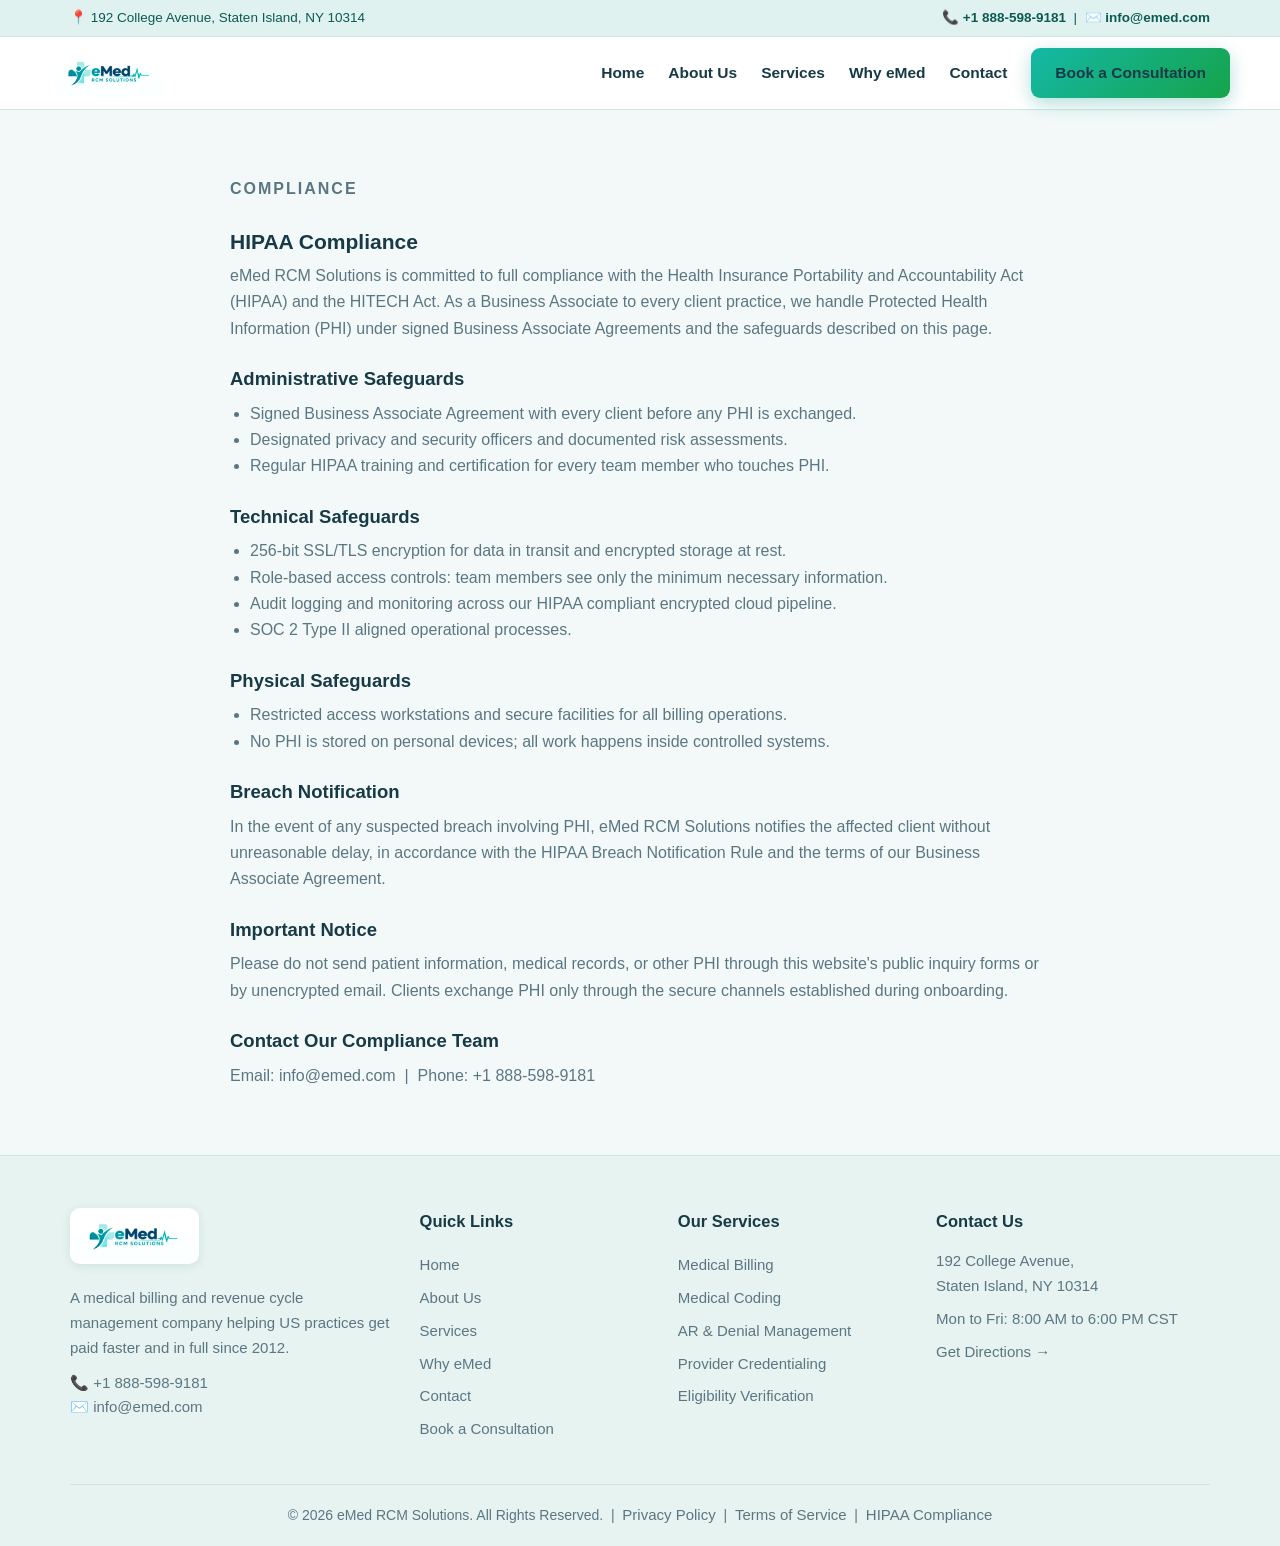
<file: hipaa-compliance.html>
<!DOCTYPE html>
<html lang="en">
<head>
<meta charset="UTF-8">
<meta name="viewport" content="width=device-width, initial-scale=1.0">
<title>HIPAA Compliance | eMed RCM Solutions</title>
<meta name="description" content="How eMed RCM Solutions protects patient health information under HIPAA.">
<link rel="stylesheet" href="styles.css">
</head>
<body>

<div class="topbar">
  <div class="wrap">
    <span>📍 192 College Avenue, Staten Island, NY 10314</span>
    <span>📞 <a href="tel:+18885989181">+1 888-598-9181</a> &nbsp;|&nbsp; ✉️ <a href="mailto:info@emed.com">info@emed.com</a></span>
  </div>
</div>

<header class="site">
  <div class="wrap navbar">
    <a class="logo" href="index.html"><img src="logo.png" alt="eMed RCM Solutions"></a>
    <button class="menu-btn" aria-label="Menu">☰</button>
    <nav class="main">
      <a href="index.html">Home</a>
      <a href="about-us.html">About Us</a>
      <a href="services.html">Services</a>
      <a href="why-emed.html">Why eMed</a>
      <a href="contact.html">Contact</a>
      <a class="btn" href="contact.html#consult">Book a Consultation</a>
    </nav>
  </div>
</header>

<section>
  <div class="wrap legal">
<p class="kicker">Compliance</p>
    <h2 class="title">HIPAA Compliance</h2>
    <p>eMed RCM Solutions is committed to full compliance with the Health Insurance Portability and Accountability Act (HIPAA) and the HITECH Act. As a Business Associate to every client practice, we handle Protected Health Information (PHI) under signed Business Associate Agreements and the safeguards described on this page.</p>

    <h3>Administrative Safeguards</h3>
    <ul>
      <li>Signed Business Associate Agreement with every client before any PHI is exchanged.</li>
      <li>Designated privacy and security officers and documented risk assessments.</li>
      <li>Regular HIPAA training and certification for every team member who touches PHI.</li>
    </ul>

    <h3>Technical Safeguards</h3>
    <ul>
      <li>256-bit SSL/TLS encryption for data in transit and encrypted storage at rest.</li>
      <li>Role-based access controls: team members see only the minimum necessary information.</li>
      <li>Audit logging and monitoring across our HIPAA compliant encrypted cloud pipeline.</li>
      <li>SOC 2 Type II aligned operational processes.</li>
    </ul>

    <h3>Physical Safeguards</h3>
    <ul>
      <li>Restricted access workstations and secure facilities for all billing operations.</li>
      <li>No PHI is stored on personal devices; all work happens inside controlled systems.</li>
    </ul>

    <h3>Breach Notification</h3>
    <p>In the event of any suspected breach involving PHI, eMed RCM Solutions notifies the affected client without unreasonable delay, in accordance with the HIPAA Breach Notification Rule and the terms of our Business Associate Agreement.</p>

    <h3>Important Notice</h3>
    <p>Please do not send patient information, medical records, or other PHI through this website's public inquiry forms or by unencrypted email. Clients exchange PHI only through the secure channels established during onboarding.</p>

    <h3>Contact Our Compliance Team</h3>
    <p>Email: info@emed.com &nbsp;|&nbsp; Phone: +1 888-598-9181</p>
  </div>
</section>

<footer class="site">
  <div class="wrap">
    <div class="cols">
      <div>
        <a class="logo" href="index.html"><img src="logo.png" alt="eMed RCM Solutions"></a>
        <p style="margin-top:14px">A medical billing and revenue cycle management company helping US practices get paid faster and in full since 2012.</p>
        <p style="margin-top:10px">📞 <a href="tel:+18885989181">+1 888-598-9181</a><br>✉️ <a href="mailto:info@emed.com">info@emed.com</a></p>
      </div>
      <div>
        <h4>Quick Links</h4>
        <ul>
          <li><a href="index.html">Home</a></li>
          <li><a href="about-us.html">About Us</a></li>
          <li><a href="services.html">Services</a></li>
          <li><a href="why-emed.html">Why eMed</a></li>
          <li><a href="contact.html">Contact</a></li>
          <li><a href="contact.html#consult">Book a Consultation</a></li>
        </ul>
      </div>
      <div>
        <h4>Our Services</h4>
        <ul>
          <li><a href="services.html">Medical Billing</a></li>
          <li><a href="services.html">Medical Coding</a></li>
          <li><a href="services.html">AR &amp; Denial Management</a></li>
          <li><a href="services.html">Provider Credentialing</a></li>
          <li><a href="services.html">Eligibility Verification</a></li>
        </ul>
      </div>
      <div>
        <h4>Contact Us</h4>
        <p>192 College Avenue,<br>Staten Island, NY 10314</p>
        <p style="margin-top:8px">Mon to Fri: 8:00 AM to 6:00 PM CST</p>
        <p style="margin-top:8px"><a href="https://www.google.com/maps/search/?api=1&amp;query=192+College+Avenue+Staten+Island+NY+10314" target="_blank" rel="noopener">Get Directions →</a></p>
      </div>
    </div>
    <div class="copyright">© <span id="year">2026</span> eMed RCM Solutions. All Rights Reserved. &nbsp;|&nbsp; <a href="privacy-policy.html">Privacy Policy</a> &nbsp;|&nbsp; <a href="terms-of-service.html">Terms of Service</a> &nbsp;|&nbsp; <a href="hipaa-compliance.html">HIPAA Compliance</a></div>
  </div>
</footer>

<script src="script.js"></script>
</body>
</html>
</file>
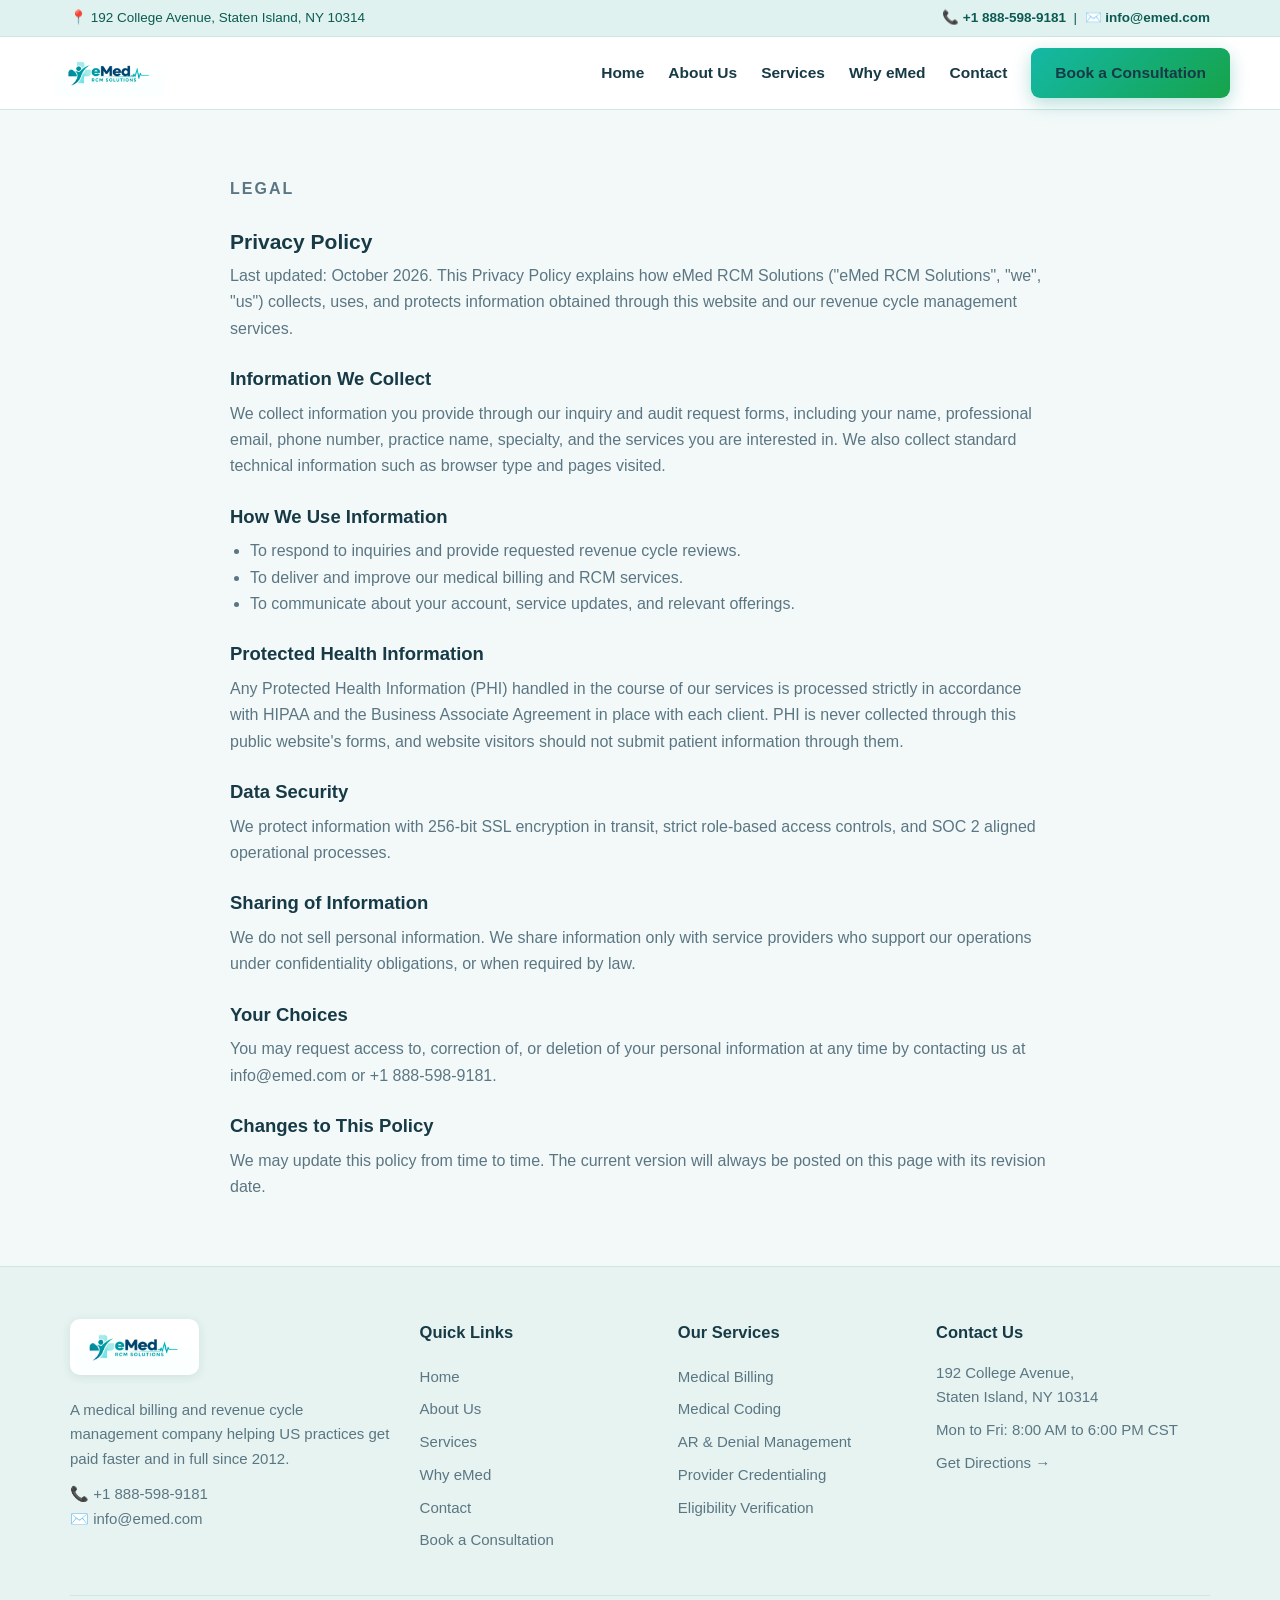
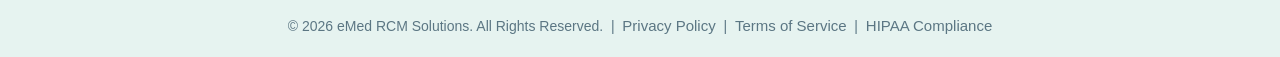
<file: privacy-policy.html>
<!DOCTYPE html>
<html lang="en">
<head>
<meta charset="UTF-8">
<meta name="viewport" content="width=device-width, initial-scale=1.0">
<title>Privacy Policy | eMed RCM Solutions</title>
<meta name="description" content="How eMed RCM Solutions collects, uses and protects your information.">
<link rel="stylesheet" href="styles.css">
</head>
<body>

<div class="topbar">
  <div class="wrap">
    <span>📍 192 College Avenue, Staten Island, NY 10314</span>
    <span>📞 <a href="tel:+18885989181">+1 888-598-9181</a> &nbsp;|&nbsp; ✉️ <a href="mailto:info@emed.com">info@emed.com</a></span>
  </div>
</div>

<header class="site">
  <div class="wrap navbar">
    <a class="logo" href="index.html"><img src="logo.png" alt="eMed RCM Solutions"></a>
    <button class="menu-btn" aria-label="Menu">☰</button>
    <nav class="main">
      <a href="index.html">Home</a>
      <a href="about-us.html">About Us</a>
      <a href="services.html">Services</a>
      <a href="why-emed.html">Why eMed</a>
      <a href="contact.html">Contact</a>
      <a class="btn" href="contact.html#consult">Book a Consultation</a>
    </nav>
  </div>
</header>

<section>
  <div class="wrap legal">
<p class="kicker">Legal</p>
    <h2 class="title">Privacy Policy</h2>
    <p>Last updated: October 2026. This Privacy Policy explains how eMed RCM Solutions ("eMed RCM Solutions", "we", "us") collects, uses, and protects information obtained through this website and our revenue cycle management services.</p>

    <h3>Information We Collect</h3>
    <p>We collect information you provide through our inquiry and audit request forms, including your name, professional email, phone number, practice name, specialty, and the services you are interested in. We also collect standard technical information such as browser type and pages visited.</p>

    <h3>How We Use Information</h3>
    <ul>
      <li>To respond to inquiries and provide requested revenue cycle reviews.</li>
      <li>To deliver and improve our medical billing and RCM services.</li>
      <li>To communicate about your account, service updates, and relevant offerings.</li>
    </ul>

    <h3>Protected Health Information</h3>
    <p>Any Protected Health Information (PHI) handled in the course of our services is processed strictly in accordance with HIPAA and the Business Associate Agreement in place with each client. PHI is never collected through this public website's forms, and website visitors should not submit patient information through them.</p>

    <h3>Data Security</h3>
    <p>We protect information with 256-bit SSL encryption in transit, strict role-based access controls, and SOC 2 aligned operational processes.</p>

    <h3>Sharing of Information</h3>
    <p>We do not sell personal information. We share information only with service providers who support our operations under confidentiality obligations, or when required by law.</p>

    <h3>Your Choices</h3>
    <p>You may request access to, correction of, or deletion of your personal information at any time by contacting us at info@emed.com or +1 888-598-9181.</p>

    <h3>Changes to This Policy</h3>
    <p>We may update this policy from time to time. The current version will always be posted on this page with its revision date.</p>
  </div>
</section>

<footer class="site">
  <div class="wrap">
    <div class="cols">
      <div>
        <a class="logo" href="index.html"><img src="logo.png" alt="eMed RCM Solutions"></a>
        <p style="margin-top:14px">A medical billing and revenue cycle management company helping US practices get paid faster and in full since 2012.</p>
        <p style="margin-top:10px">📞 <a href="tel:+18885989181">+1 888-598-9181</a><br>✉️ <a href="mailto:info@emed.com">info@emed.com</a></p>
      </div>
      <div>
        <h4>Quick Links</h4>
        <ul>
          <li><a href="index.html">Home</a></li>
          <li><a href="about-us.html">About Us</a></li>
          <li><a href="services.html">Services</a></li>
          <li><a href="why-emed.html">Why eMed</a></li>
          <li><a href="contact.html">Contact</a></li>
          <li><a href="contact.html#consult">Book a Consultation</a></li>
        </ul>
      </div>
      <div>
        <h4>Our Services</h4>
        <ul>
          <li><a href="services.html">Medical Billing</a></li>
          <li><a href="services.html">Medical Coding</a></li>
          <li><a href="services.html">AR &amp; Denial Management</a></li>
          <li><a href="services.html">Provider Credentialing</a></li>
          <li><a href="services.html">Eligibility Verification</a></li>
        </ul>
      </div>
      <div>
        <h4>Contact Us</h4>
        <p>192 College Avenue,<br>Staten Island, NY 10314</p>
        <p style="margin-top:8px">Mon to Fri: 8:00 AM to 6:00 PM CST</p>
        <p style="margin-top:8px"><a href="https://www.google.com/maps/search/?api=1&amp;query=192+College+Avenue+Staten+Island+NY+10314" target="_blank" rel="noopener">Get Directions →</a></p>
      </div>
    </div>
    <div class="copyright">© <span id="year">2026</span> eMed RCM Solutions. All Rights Reserved. &nbsp;|&nbsp; <a href="privacy-policy.html">Privacy Policy</a> &nbsp;|&nbsp; <a href="terms-of-service.html">Terms of Service</a> &nbsp;|&nbsp; <a href="hipaa-compliance.html">HIPAA Compliance</a></div>
  </div>
</footer>

<script src="script.js"></script>
</body>
</html>
</file>
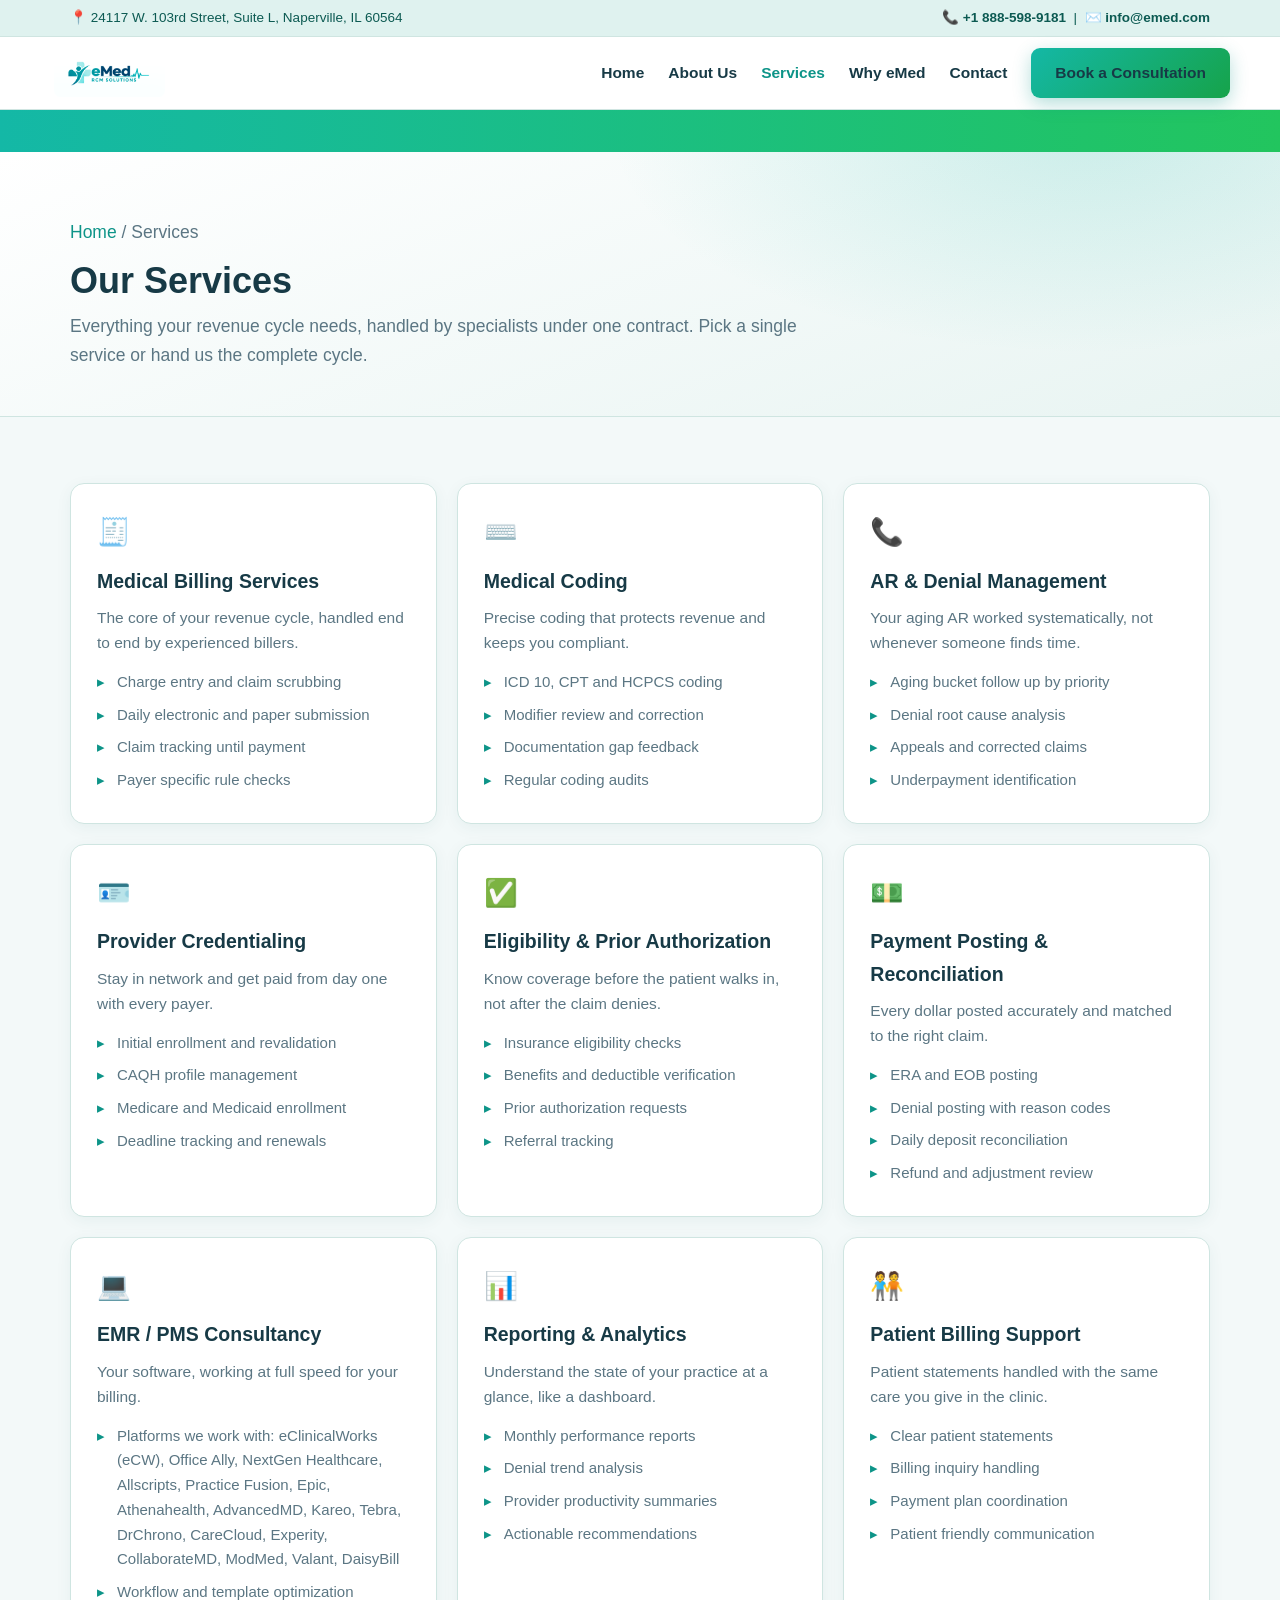
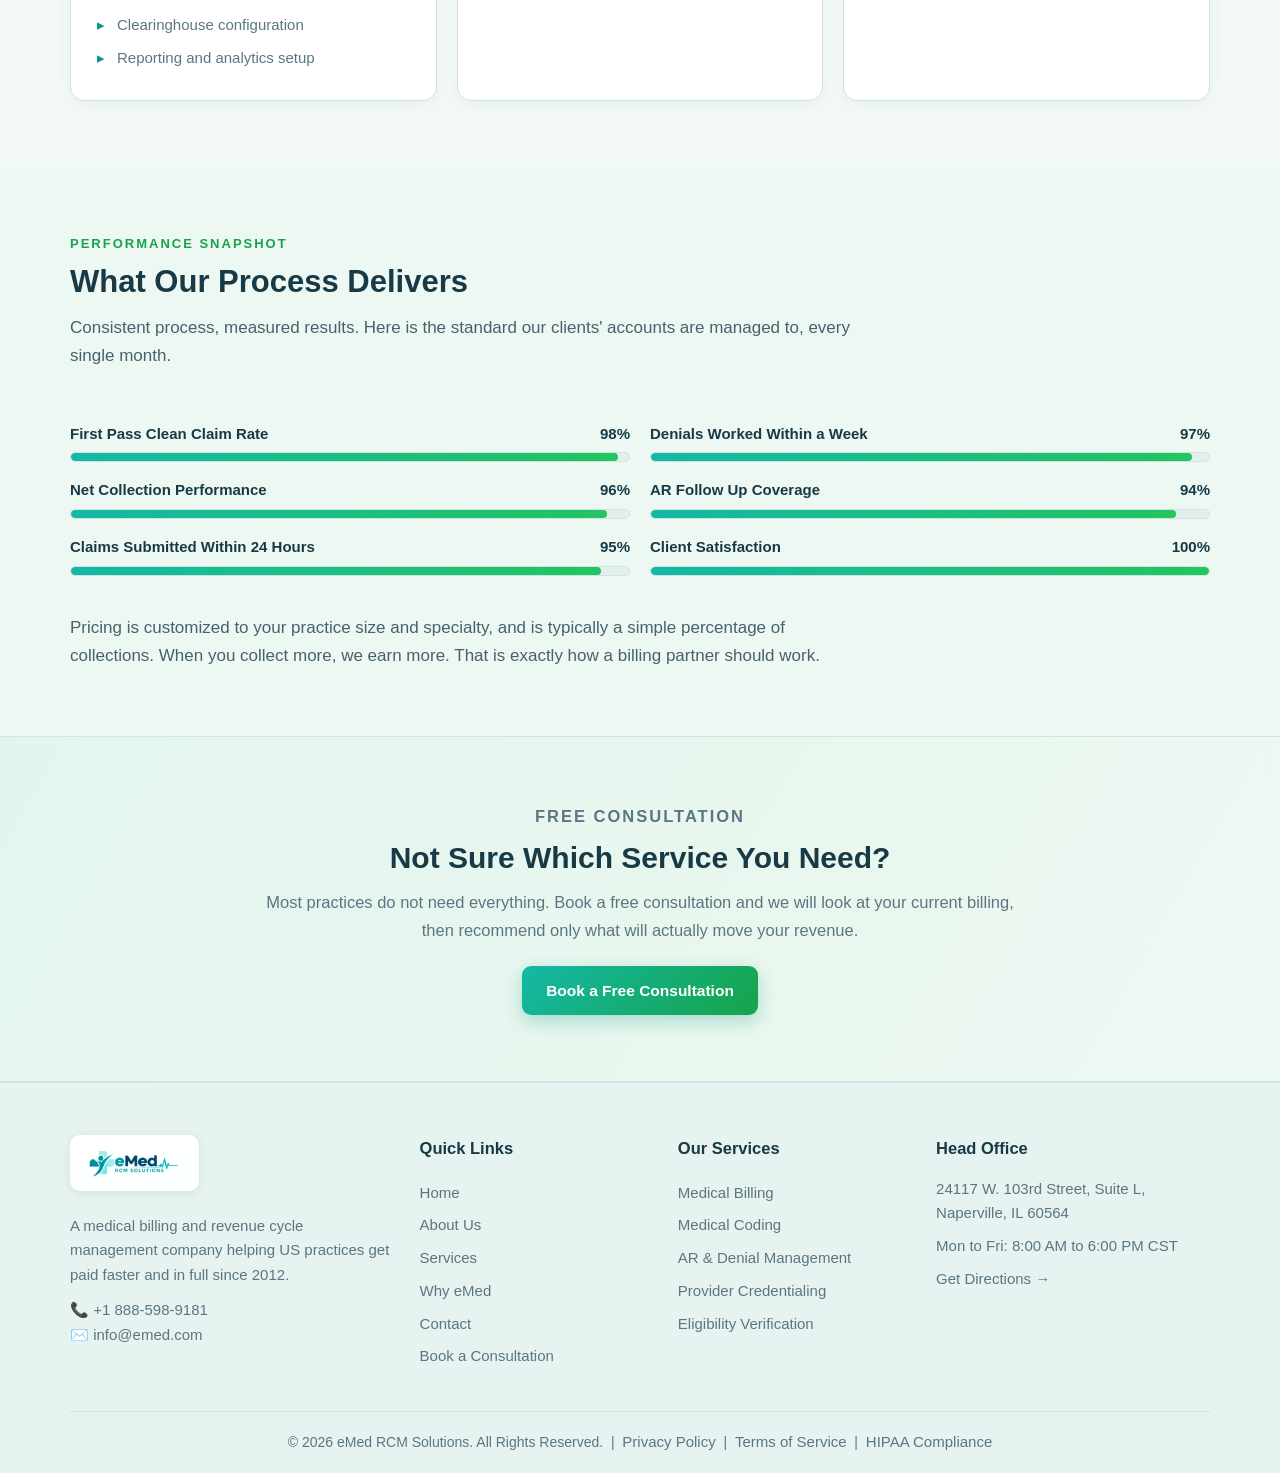
<file: services.html>
<!DOCTYPE html>
<html lang="en">
<head>
<meta charset="UTF-8">
<meta name="viewport" content="width=device-width, initial-scale=1.0">
<title>Services | eMed RCM Solutions</title>
<meta name="description" content="Medical billing, coding, AR and denial management, credentialing, eligibility verification, payment posting and complete RCM services by eMed RCM Solutions.">
<link rel="stylesheet" href="styles.css">
</head>
<body>

<div class="topbar">
  <div class="wrap">
    <span>📍 24117 W. 103rd Street, Suite L, Naperville, IL 60564</span>
    <span>📞 <a href="tel:+18885989181">+1 888-598-9181</a> &nbsp;|&nbsp; ✉️ <a href="mailto:info@emed.com">info@emed.com</a></span>
  </div>
</div>

<header class="site">
  <div class="wrap navbar">
    <a class="logo" href="index.html"><img src="logo.png" alt="eMed RCM Solutions"></a>
    <button class="menu-btn" aria-label="Menu">☰</button>
    <nav class="main">
      <a href="index.html">Home</a>
      <a href="about-us.html">About Us</a>
      <a href="services.html" class="active">Services</a>
      <a href="why-emed.html">Why eMed</a>
      <a href="contact.html">Contact</a>
      <a class="btn" href="contact.html#consult">Book a Consultation</a>
    </nav>
  </div>
</header>

<div class="ticker" aria-hidden="true"><div class="track">
  <span>Internal Medicine</span><i>✦</i><span>Cardiology</span><i>✦</i><span>Dermatology</span><i>✦</i><span>Orthopedics</span><i>✦</i><span>Physical Therapy</span><i>✦</i><span>Chiropractic</span><i>✦</i><span>Acupuncture</span><i>✦</i><span>Family Practice</span><i>✦</i><span>OB/GYN</span><i>✦</i><span>Pediatrics</span><i>✦</i><span>Oncology</span><i>✦</i><span>Endocrinology</span><i>✦</i><span>Neurology</span><i>✦</i><span>Psychiatry</span><i>✦</i><span>Urgent Care</span><i>✦</i><span>Pain Management</span><i>✦</i>
  <span>Internal Medicine</span><i>✦</i><span>Cardiology</span><i>✦</i><span>Dermatology</span><i>✦</i><span>Orthopedics</span><i>✦</i><span>Physical Therapy</span><i>✦</i><span>Chiropractic</span><i>✦</i><span>Acupuncture</span><i>✦</i><span>Family Practice</span><i>✦</i><span>OB/GYN</span><i>✦</i><span>Pediatrics</span><i>✦</i><span>Oncology</span><i>✦</i><span>Endocrinology</span><i>✦</i><span>Neurology</span><i>✦</i><span>Psychiatry</span><i>✦</i><span>Urgent Care</span><i>✦</i><span>Pain Management</span><i>✦</i>
</div></div>

<div class="pagehero">
  <div class="wrap">
    <p class="crumbs"><a href="index.html">Home</a> / Services</p>
    <h1>Our Services</h1>
    <p>Everything your revenue cycle needs, handled by specialists under one contract. Pick a single service or hand us the complete cycle.</p>
  </div>
</div>

<section>
  <div class="wrap">
    <div class="grid3" style="margin-top:0">
      <div class="card"><div class="ic">🧾</div><h3>Medical Billing Services</h3><p>The core of your revenue cycle, handled end to end by experienced billers.</p>
        <ul><li>Charge entry and claim scrubbing</li><li>Daily electronic and paper submission</li><li>Claim tracking until payment</li><li>Payer specific rule checks</li></ul></div>
      <div class="card"><div class="ic">⌨️</div><h3>Medical Coding</h3><p>Precise coding that protects revenue and keeps you compliant.</p>
        <ul><li>ICD 10, CPT and HCPCS coding</li><li>Modifier review and correction</li><li>Documentation gap feedback</li><li>Regular coding audits</li></ul></div>
      <div class="card"><div class="ic">📞</div><h3>AR &amp; Denial Management</h3><p>Your aging AR worked systematically, not whenever someone finds time.</p>
        <ul><li>Aging bucket follow up by priority</li><li>Denial root cause analysis</li><li>Appeals and corrected claims</li><li>Underpayment identification</li></ul></div>
      <div class="card"><div class="ic">🪪</div><h3>Provider Credentialing</h3><p>Stay in network and get paid from day one with every payer.</p>
        <ul><li>Initial enrollment and revalidation</li><li>CAQH profile management</li><li>Medicare and Medicaid enrollment</li><li>Deadline tracking and renewals</li></ul></div>
      <div class="card"><div class="ic">✅</div><h3>Eligibility &amp; Prior Authorization</h3><p>Know coverage before the patient walks in, not after the claim denies.</p>
        <ul><li>Insurance eligibility checks</li><li>Benefits and deductible verification</li><li>Prior authorization requests</li><li>Referral tracking</li></ul></div>
      <div class="card"><div class="ic">💵</div><h3>Payment Posting &amp; Reconciliation</h3><p>Every dollar posted accurately and matched to the right claim.</p>
        <ul><li>ERA and EOB posting</li><li>Denial posting with reason codes</li><li>Daily deposit reconciliation</li><li>Refund and adjustment review</li></ul></div>
      <div class="card"><div class="ic">💻</div><h3>EMR / PMS Consultancy</h3><p>Your software, working at full speed for your billing.</p>
        <ul><li>Platforms we work with: eClinicalWorks (eCW), Office Ally, NextGen Healthcare, Allscripts, Practice Fusion, Epic, Athenahealth, AdvancedMD, Kareo, Tebra, DrChrono, CareCloud, Experity, CollaborateMD, ModMed, Valant, DaisyBill</li><li>Workflow and template optimization</li><li>Clearinghouse configuration</li><li>Reporting and analytics setup</li></ul></div>
      <div class="card"><div class="ic">📊</div><h3>Reporting &amp; Analytics</h3><p>Understand the state of your practice at a glance, like a dashboard.</p>
        <ul><li>Monthly performance reports</li><li>Denial trend analysis</li><li>Provider productivity summaries</li><li>Actionable recommendations</li></ul></div>
      <div class="card"><div class="ic">🧑‍🤝‍🧑</div><h3>Patient Billing Support</h3><p>Patient statements handled with the same care you give in the clinic.</p>
        <ul><li>Clear patient statements</li><li>Billing inquiry handling</li><li>Payment plan coordination</li><li>Patient friendly communication</li></ul></div>
    </div>
  </div>
</section>

<section class="light">
  <div class="wrap">
    <p class="kicker">Performance Snapshot</p>
    <h2 class="title">What Our Process Delivers</h2>
    <p class="lede">Consistent process, measured results. Here is the standard our clients' accounts are managed to, every single month.</p>
    <div class="grid2">
      <div>
        <div class="bar"><div class="lbl"><span>First Pass Clean Claim Rate</span><span>98%</span></div><div class="track"><div class="fill" style="width:98%"></div></div></div>
        <div class="bar"><div class="lbl"><span>Net Collection Performance</span><span>96%</span></div><div class="track"><div class="fill" style="width:96%"></div></div></div>
        <div class="bar"><div class="lbl"><span>Claims Submitted Within 24 Hours</span><span>95%</span></div><div class="track"><div class="fill" style="width:95%"></div></div></div>
      </div>
      <div>
        <div class="bar"><div class="lbl"><span>Denials Worked Within a Week</span><span>97%</span></div><div class="track"><div class="fill" style="width:97%"></div></div></div>
        <div class="bar"><div class="lbl"><span>AR Follow Up Coverage</span><span>94%</span></div><div class="track"><div class="fill" style="width:94%"></div></div></div>
        <div class="bar"><div class="lbl"><span>Client Satisfaction</span><span>100%</span></div><div class="track"><div class="fill" style="width:100%"></div></div></div>
      </div>
    </div>
    <p class="lede" style="margin-top:22px">Pricing is customized to your practice size and specialty, and is typically a simple percentage of collections. When you collect more, we earn more. That is exactly how a billing partner should work.</p>
  </div>
</section>

<section class="consult">
  <div class="wrap center">
    <p class="kicker">Free Consultation</p>
    <h2 class="title">Not Sure Which Service You Need?</h2>
    <p class="lede center">Most practices do not need everything. Book a free consultation and we will look at your current billing, then recommend only what will actually move your revenue.</p>
    <p style="margin-top:22px"><a class="btn" href="contact.html#consult">Book a Free Consultation</a></p>
  </div>
</section>

<footer class="site">
  <div class="wrap">
    <div class="cols">
      <div>
        <a class="logo" href="index.html"><img src="logo.png" alt="eMed RCM Solutions"></a>
        <p style="margin-top:14px">A medical billing and revenue cycle management company helping US practices get paid faster and in full since 2012.</p>
        <p style="margin-top:10px">📞 <a href="tel:+18885989181">+1 888-598-9181</a><br>✉️ <a href="mailto:info@emed.com">info@emed.com</a></p>
      </div>
      <div>
        <h4>Quick Links</h4>
        <ul>
          <li><a href="index.html">Home</a></li>
          <li><a href="about-us.html">About Us</a></li>
          <li><a href="services.html">Services</a></li>
          <li><a href="why-emed.html">Why eMed</a></li>
          <li><a href="contact.html">Contact</a></li>
          <li><a href="contact.html#consult">Book a Consultation</a></li>
        </ul>
      </div>
      <div>
        <h4>Our Services</h4>
        <ul>
          <li><a href="services.html">Medical Billing</a></li>
          <li><a href="services.html">Medical Coding</a></li>
          <li><a href="services.html">AR &amp; Denial Management</a></li>
          <li><a href="services.html">Provider Credentialing</a></li>
          <li><a href="services.html">Eligibility Verification</a></li>
        </ul>
      </div>
      <div>
        <h4>Head Office</h4>
        <p>24117 W. 103rd Street, Suite L,<br>Naperville, IL 60564</p>
        <p style="margin-top:8px">Mon to Fri: 8:00 AM to 6:00 PM CST</p>
        <p style="margin-top:8px"><a href="https://www.google.com/maps/search/?api=1&amp;query=24117+W+103rd+Street+Suite+L+Naperville+IL+60564" target="_blank" rel="noopener">Get Directions →</a></p>
      </div>
    </div>
    <div class="copyright">© <span id="year">2026</span> eMed RCM Solutions. All Rights Reserved. &nbsp;|&nbsp; <a href="privacy-policy.html">Privacy Policy</a> &nbsp;|&nbsp; <a href="terms-of-service.html">Terms of Service</a> &nbsp;|&nbsp; <a href="hipaa-compliance.html">HIPAA Compliance</a></div>
  </div>
</footer>

<script src="script.js"></script>
</body>
</html>
</file>
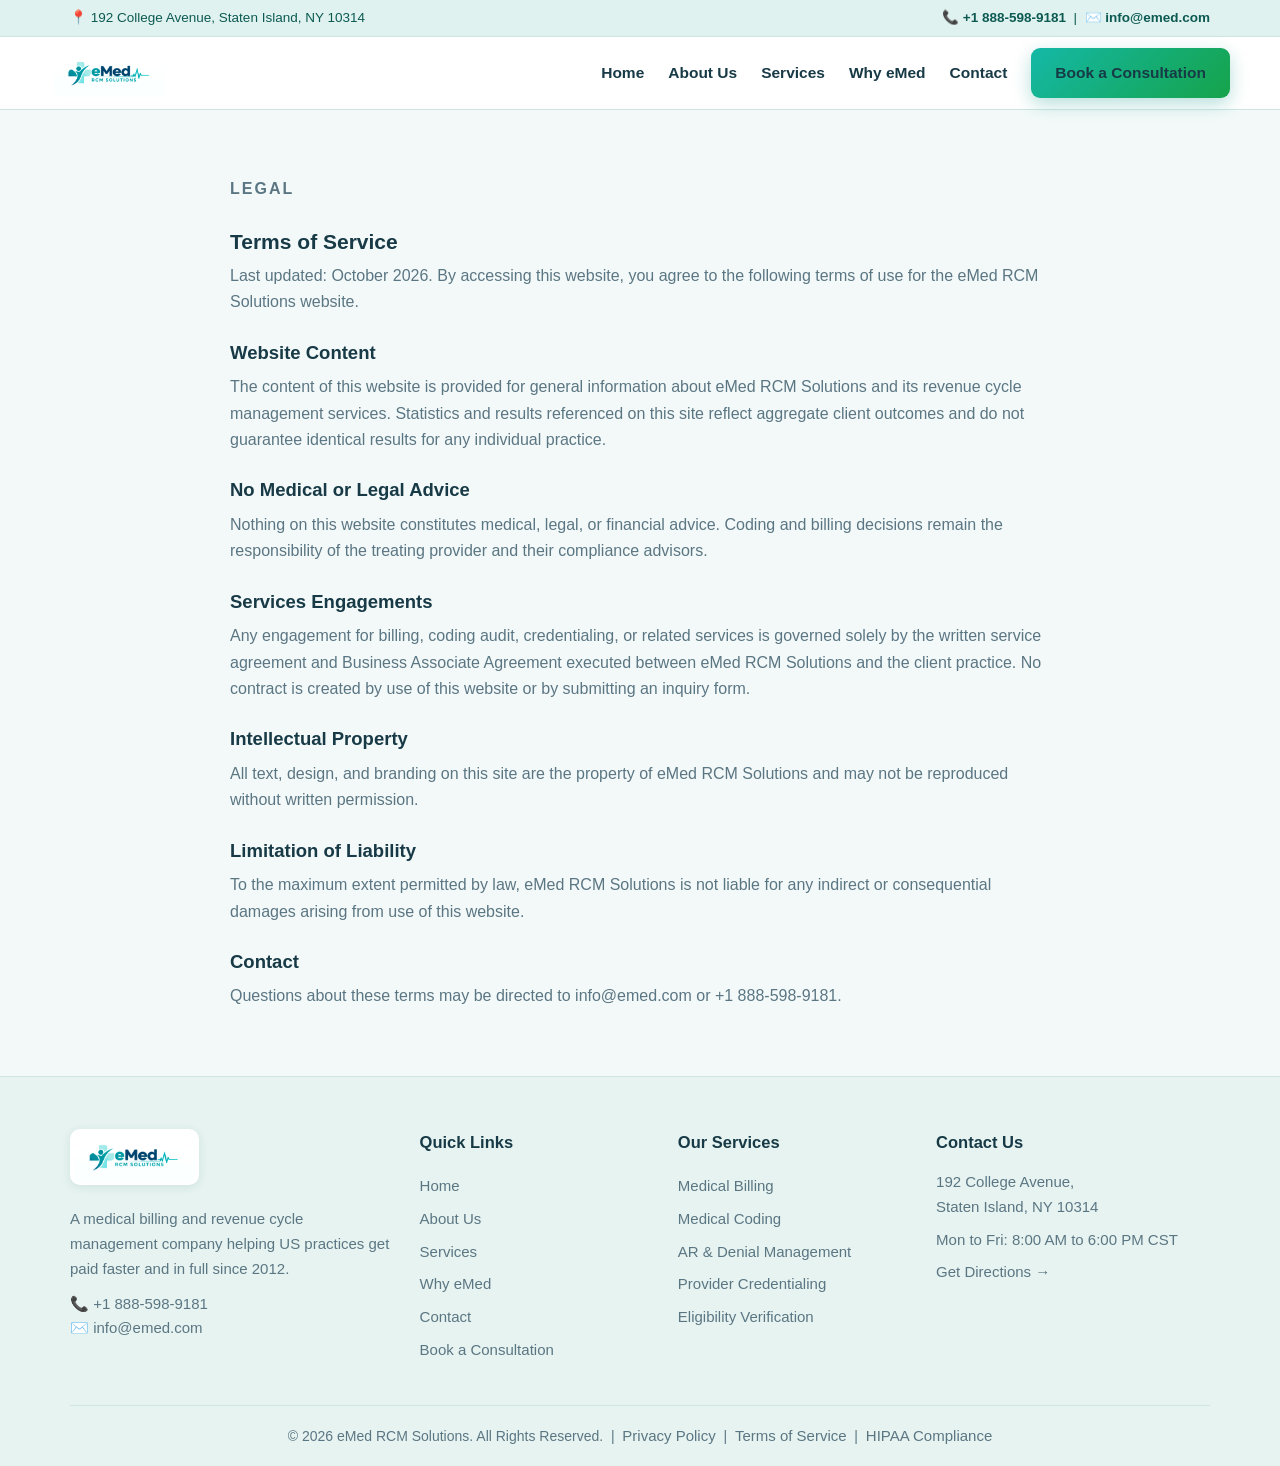
<file: terms-of-service.html>
<!DOCTYPE html>
<html lang="en">
<head>
<meta charset="UTF-8">
<meta name="viewport" content="width=device-width, initial-scale=1.0">
<title>Terms of Service | eMed RCM Solutions</title>
<meta name="description" content="The terms that govern the use of the eMed RCM Solutions website and services.">
<link rel="stylesheet" href="styles.css">
</head>
<body>

<div class="topbar">
  <div class="wrap">
    <span>📍 192 College Avenue, Staten Island, NY 10314</span>
    <span>📞 <a href="tel:+18885989181">+1 888-598-9181</a> &nbsp;|&nbsp; ✉️ <a href="mailto:info@emed.com">info@emed.com</a></span>
  </div>
</div>

<header class="site">
  <div class="wrap navbar">
    <a class="logo" href="index.html"><img src="logo.png" alt="eMed RCM Solutions"></a>
    <button class="menu-btn" aria-label="Menu">☰</button>
    <nav class="main">
      <a href="index.html">Home</a>
      <a href="about-us.html">About Us</a>
      <a href="services.html">Services</a>
      <a href="why-emed.html">Why eMed</a>
      <a href="contact.html">Contact</a>
      <a class="btn" href="contact.html#consult">Book a Consultation</a>
    </nav>
  </div>
</header>

<section>
  <div class="wrap legal">
<p class="kicker">Legal</p>
    <h2 class="title">Terms of Service</h2>
    <p>Last updated: October 2026. By accessing this website, you agree to the following terms of use for the eMed RCM Solutions website.</p>

    <h3>Website Content</h3>
    <p>The content of this website is provided for general information about eMed RCM Solutions and its revenue cycle management services. Statistics and results referenced on this site reflect aggregate client outcomes and do not guarantee identical results for any individual practice.</p>

    <h3>No Medical or Legal Advice</h3>
    <p>Nothing on this website constitutes medical, legal, or financial advice. Coding and billing decisions remain the responsibility of the treating provider and their compliance advisors.</p>

    <h3>Services Engagements</h3>
    <p>Any engagement for billing, coding audit, credentialing, or related services is governed solely by the written service agreement and Business Associate Agreement executed between eMed RCM Solutions and the client practice. No contract is created by use of this website or by submitting an inquiry form.</p>

    <h3>Intellectual Property</h3>
    <p>All text, design, and branding on this site are the property of eMed RCM Solutions and may not be reproduced without written permission.</p>

    <h3>Limitation of Liability</h3>
    <p>To the maximum extent permitted by law, eMed RCM Solutions is not liable for any indirect or consequential damages arising from use of this website.</p>

    <h3>Contact</h3>
    <p>Questions about these terms may be directed to info@emed.com or +1 888-598-9181.</p>
  </div>
</section>

<footer class="site">
  <div class="wrap">
    <div class="cols">
      <div>
        <a class="logo" href="index.html"><img src="logo.png" alt="eMed RCM Solutions"></a>
        <p style="margin-top:14px">A medical billing and revenue cycle management company helping US practices get paid faster and in full since 2012.</p>
        <p style="margin-top:10px">📞 <a href="tel:+18885989181">+1 888-598-9181</a><br>✉️ <a href="mailto:info@emed.com">info@emed.com</a></p>
      </div>
      <div>
        <h4>Quick Links</h4>
        <ul>
          <li><a href="index.html">Home</a></li>
          <li><a href="about-us.html">About Us</a></li>
          <li><a href="services.html">Services</a></li>
          <li><a href="why-emed.html">Why eMed</a></li>
          <li><a href="contact.html">Contact</a></li>
          <li><a href="contact.html#consult">Book a Consultation</a></li>
        </ul>
      </div>
      <div>
        <h4>Our Services</h4>
        <ul>
          <li><a href="services.html">Medical Billing</a></li>
          <li><a href="services.html">Medical Coding</a></li>
          <li><a href="services.html">AR &amp; Denial Management</a></li>
          <li><a href="services.html">Provider Credentialing</a></li>
          <li><a href="services.html">Eligibility Verification</a></li>
        </ul>
      </div>
      <div>
        <h4>Contact Us</h4>
        <p>192 College Avenue,<br>Staten Island, NY 10314</p>
        <p style="margin-top:8px">Mon to Fri: 8:00 AM to 6:00 PM CST</p>
        <p style="margin-top:8px"><a href="https://www.google.com/maps/search/?api=1&amp;query=192+College+Avenue+Staten+Island+NY+10314" target="_blank" rel="noopener">Get Directions →</a></p>
      </div>
    </div>
    <div class="copyright">© <span id="year">2026</span> eMed RCM Solutions. All Rights Reserved. &nbsp;|&nbsp; <a href="privacy-policy.html">Privacy Policy</a> &nbsp;|&nbsp; <a href="terms-of-service.html">Terms of Service</a> &nbsp;|&nbsp; <a href="hipaa-compliance.html">HIPAA Compliance</a></div>
  </div>
</footer>

<script src="script.js"></script>
</body>
</html>
</file>
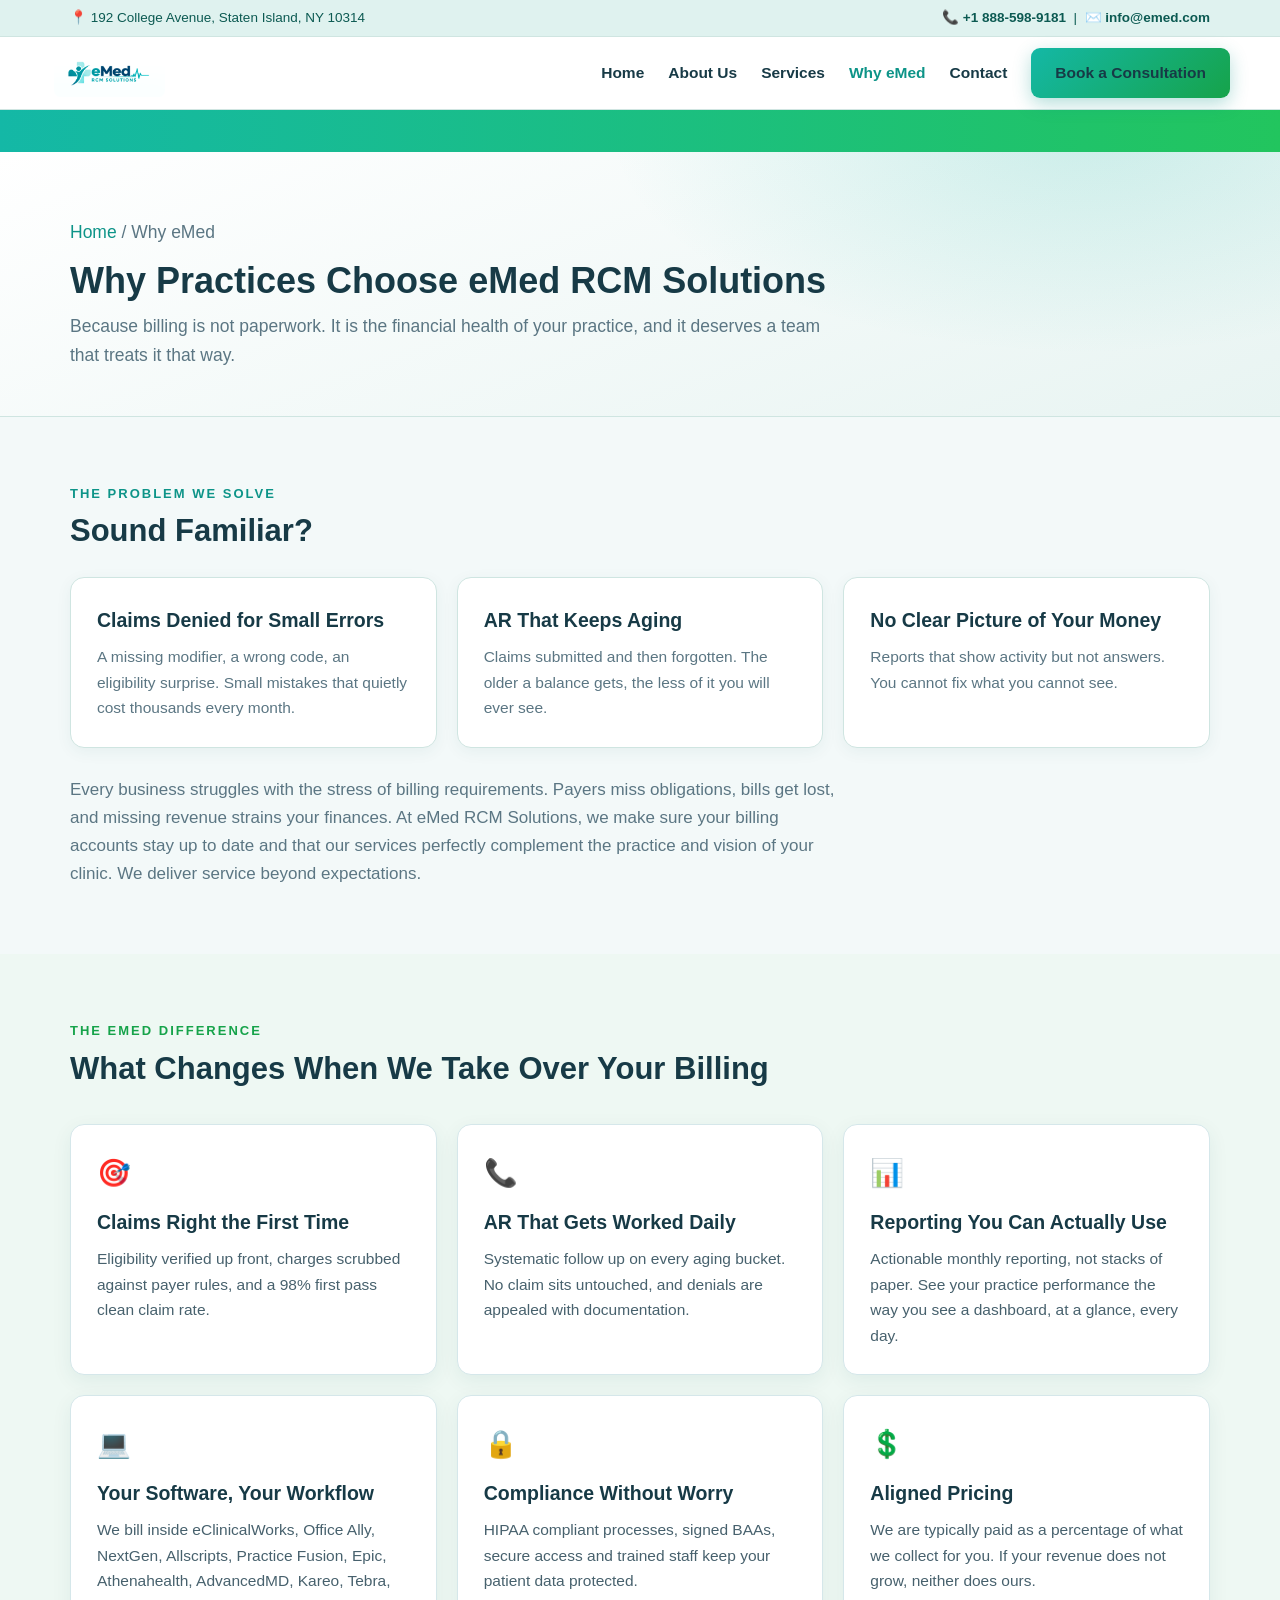
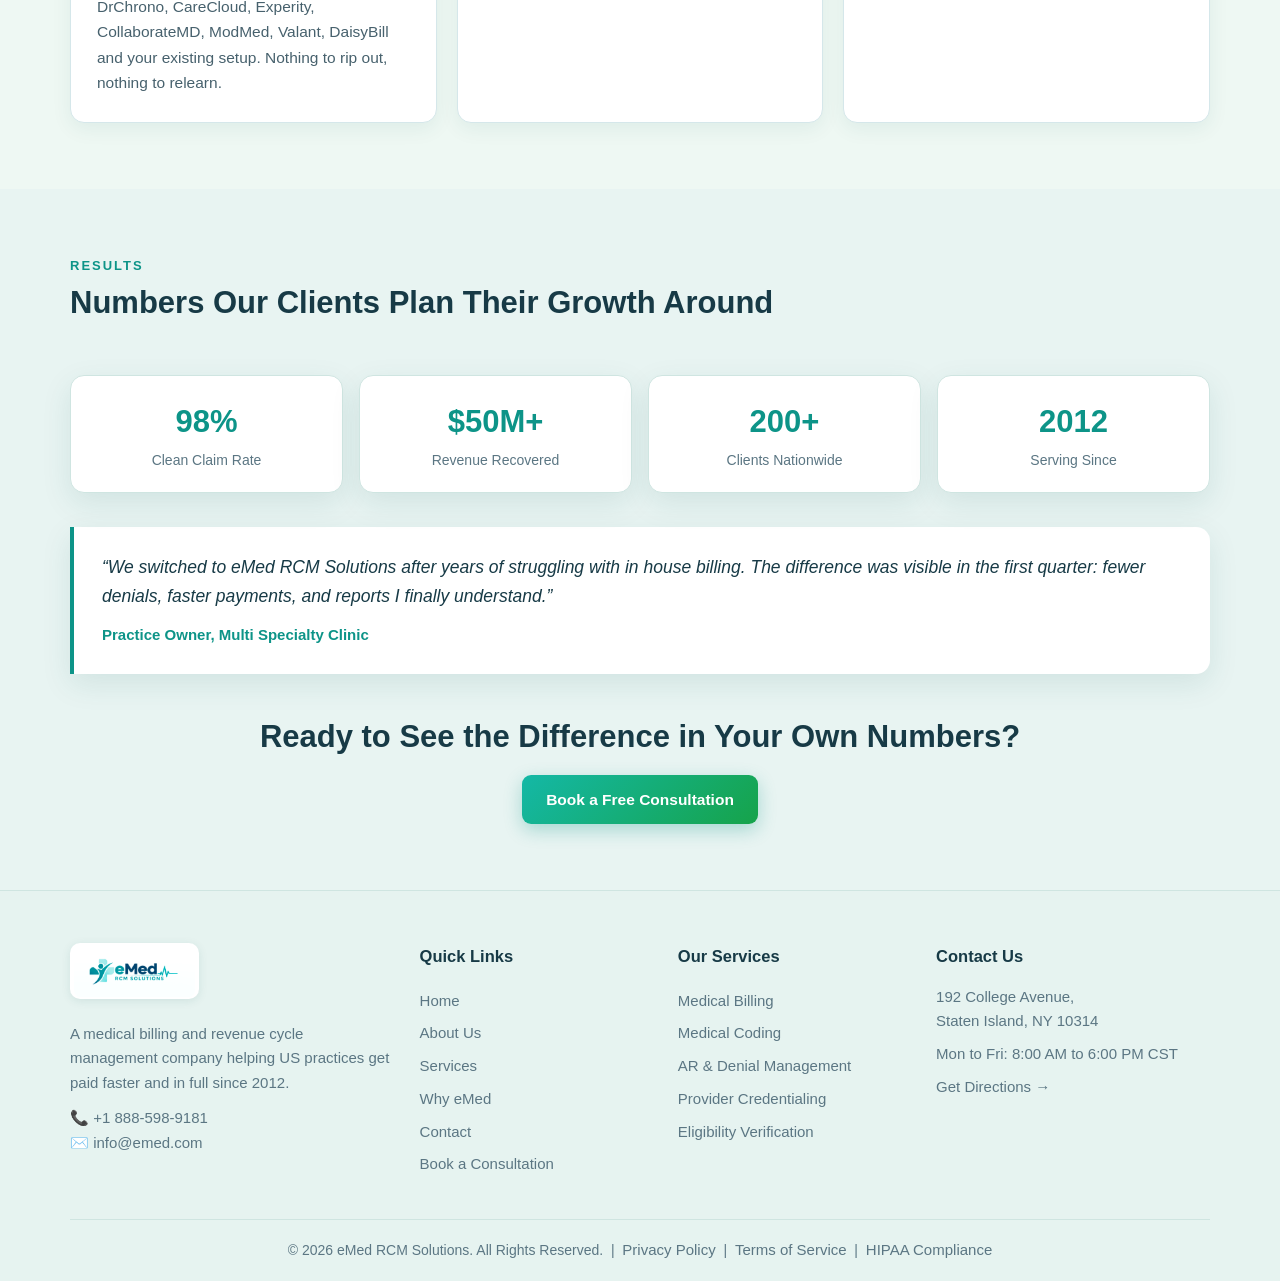
<file: why-emed.html>
<!DOCTYPE html>
<html lang="en">
<head>
<meta charset="UTF-8">
<meta name="viewport" content="width=device-width, initial-scale=1.0">
<title>Why eMed | eMed RCM Solutions</title>
<meta name="description" content="Why practices choose eMed RCM Solutions: 98% clean claim rate, faster payments, transparent reporting and HIPAA compliant medical billing.">
<link rel="stylesheet" href="styles.css">
</head>
<body>

<div class="topbar">
  <div class="wrap">
    <span>📍 192 College Avenue, Staten Island, NY 10314</span>
    <span>📞 <a href="tel:+18885989181">+1 888-598-9181</a> &nbsp;|&nbsp; ✉️ <a href="mailto:info@emed.com">info@emed.com</a></span>
  </div>
</div>

<header class="site">
  <div class="wrap navbar">
    <a class="logo" href="index.html"><img src="logo.png" alt="eMed RCM Solutions"></a>
    <button class="menu-btn" aria-label="Menu">☰</button>
    <nav class="main">
      <a href="index.html">Home</a>
      <a href="about-us.html">About Us</a>
      <a href="services.html">Services</a>
      <a href="why-emed.html" class="active">Why eMed</a>
      <a href="contact.html">Contact</a>
      <a class="btn" href="contact.html#consult">Book a Consultation</a>
    </nav>
  </div>
</header>

<div class="ticker" aria-hidden="true"><div class="track">
  <span>Internal Medicine</span><i>✦</i><span>Cardiology</span><i>✦</i><span>Dermatology</span><i>✦</i><span>Orthopedics</span><i>✦</i><span>Physical Therapy</span><i>✦</i><span>Chiropractic</span><i>✦</i><span>Acupuncture</span><i>✦</i><span>Family Practice</span><i>✦</i><span>OB/GYN</span><i>✦</i><span>Pediatrics</span><i>✦</i><span>Oncology</span><i>✦</i><span>Endocrinology</span><i>✦</i><span>Neurology</span><i>✦</i><span>Psychiatry</span><i>✦</i><span>Urgent Care</span><i>✦</i><span>Pain Management</span><i>✦</i>
  <span>Internal Medicine</span><i>✦</i><span>Cardiology</span><i>✦</i><span>Dermatology</span><i>✦</i><span>Orthopedics</span><i>✦</i><span>Physical Therapy</span><i>✦</i><span>Chiropractic</span><i>✦</i><span>Acupuncture</span><i>✦</i><span>Family Practice</span><i>✦</i><span>OB/GYN</span><i>✦</i><span>Pediatrics</span><i>✦</i><span>Oncology</span><i>✦</i><span>Endocrinology</span><i>✦</i><span>Neurology</span><i>✦</i><span>Psychiatry</span><i>✦</i><span>Urgent Care</span><i>✦</i><span>Pain Management</span><i>✦</i>
</div></div>

<div class="pagehero">
  <div class="wrap">
    <p class="crumbs"><a href="index.html">Home</a> / Why eMed</p>
    <h1>Why Practices Choose eMed RCM Solutions</h1>
    <p>Because billing is not paperwork. It is the financial health of your practice, and it deserves a team that treats it that way.</p>
  </div>
</div>

<section>
  <div class="wrap">
    <p class="kicker">The Problem We Solve</p>
    <h2 class="title">Sound Familiar?</h2>
    <div class="grid3" style="margin-top:26px">
      <div class="card"><h3>Claims Denied for Small Errors</h3><p>A missing modifier, a wrong code, an eligibility surprise. Small mistakes that quietly cost thousands every month.</p></div>
      <div class="card"><h3>AR That Keeps Aging</h3><p>Claims submitted and then forgotten. The older a balance gets, the less of it you will ever see.</p></div>
      <div class="card"><h3>No Clear Picture of Your Money</h3><p>Reports that show activity but not answers. You cannot fix what you cannot see.</p></div>
    </div>
    <p class="lede" style="margin-top:28px">Every business struggles with the stress of billing requirements. Payers miss obligations, bills get lost, and missing revenue strains your finances. At eMed RCM Solutions, we make sure your billing accounts stay up to date and that our services perfectly complement the practice and vision of your clinic. We deliver service beyond expectations.</p>
  </div>
</section>

<section class="light">
  <div class="wrap">
    <p class="kicker">The eMed Difference</p>
    <h2 class="title">What Changes When We Take Over Your Billing</h2>
    <div class="grid3">
      <div class="card"><div class="ic">🎯</div><h3>Claims Right the First Time</h3><p>Eligibility verified up front, charges scrubbed against payer rules, and a 98% first pass clean claim rate.</p></div>
      <div class="card"><div class="ic">📞</div><h3>AR That Gets Worked Daily</h3><p>Systematic follow up on every aging bucket. No claim sits untouched, and denials are appealed with documentation.</p></div>
      <div class="card"><div class="ic">📊</div><h3>Reporting You Can Actually Use</h3><p>Actionable monthly reporting, not stacks of paper. See your practice performance the way you see a dashboard, at a glance, every day.</p></div>
      <div class="card"><div class="ic">💻</div><h3>Your Software, Your Workflow</h3><p>We bill inside eClinicalWorks, Office Ally, NextGen, Allscripts, Practice Fusion, Epic, Athenahealth, AdvancedMD, Kareo, Tebra, DrChrono, CareCloud, Experity, CollaborateMD, ModMed, Valant, DaisyBill and your existing setup. Nothing to rip out, nothing to relearn.</p></div>
      <div class="card"><div class="ic">🔒</div><h3>Compliance Without Worry</h3><p>HIPAA compliant processes, signed BAAs, secure access and trained staff keep your patient data protected.</p></div>
      <div class="card"><div class="ic">💲</div><h3>Aligned Pricing</h3><p>We are typically paid as a percentage of what we collect for you. If your revenue does not grow, neither does ours.</p></div>
    </div>
  </div>
</section>

<section class="alt">
  <div class="wrap">
    <p class="kicker">Results</p>
    <h2 class="title">Numbers Our Clients Plan Their Growth Around</h2>
    <div class="stats">
      <div class="stat"><div class="num">98%</div><div class="lbl">Clean Claim Rate</div></div>
      <div class="stat"><div class="num">$50M+</div><div class="lbl">Revenue Recovered</div></div>
      <div class="stat"><div class="num">200+</div><div class="lbl">Clients Nationwide</div></div>
      <div class="stat"><div class="num">2012</div><div class="lbl">Serving Since</div></div>
    </div>
    <div class="quote">
      <p>“We switched to eMed RCM Solutions after years of struggling with in house billing. The difference was visible in the first quarter: fewer denials, faster payments, and reports I finally understand.”</p>
      <p class="who">Practice Owner, Multi Specialty Clinic</p>
    </div>
    <div style="text-align:center;margin-top:44px">
      <h2 class="title">Ready to See the Difference in Your Own Numbers?</h2>
      <p style="margin-top:18px"><a class="btn" href="contact.html#consult">Book a Free Consultation</a></p>
    </div>
  </div>
</section>

<footer class="site">
  <div class="wrap">
    <div class="cols">
      <div>
        <a class="logo" href="index.html"><img src="logo.png" alt="eMed RCM Solutions"></a>
        <p style="margin-top:14px">A medical billing and revenue cycle management company helping US practices get paid faster and in full since 2012.</p>
        <p style="margin-top:10px">📞 <a href="tel:+18885989181">+1 888-598-9181</a><br>✉️ <a href="mailto:info@emed.com">info@emed.com</a></p>
      </div>
      <div>
        <h4>Quick Links</h4>
        <ul>
          <li><a href="index.html">Home</a></li>
          <li><a href="about-us.html">About Us</a></li>
          <li><a href="services.html">Services</a></li>
          <li><a href="why-emed.html">Why eMed</a></li>
          <li><a href="contact.html">Contact</a></li>
          <li><a href="contact.html#consult">Book a Consultation</a></li>
        </ul>
      </div>
      <div>
        <h4>Our Services</h4>
        <ul>
          <li><a href="services.html">Medical Billing</a></li>
          <li><a href="services.html">Medical Coding</a></li>
          <li><a href="services.html">AR &amp; Denial Management</a></li>
          <li><a href="services.html">Provider Credentialing</a></li>
          <li><a href="services.html">Eligibility Verification</a></li>
        </ul>
      </div>
      <div>
        <h4>Contact Us</h4>
        <p>192 College Avenue,<br>Staten Island, NY 10314</p>
        <p style="margin-top:8px">Mon to Fri: 8:00 AM to 6:00 PM CST</p>
        <p style="margin-top:8px"><a href="https://www.google.com/maps/search/?api=1&amp;query=192+College+Avenue+Staten+Island+NY+10314" target="_blank" rel="noopener">Get Directions →</a></p>
      </div>
    </div>
    <div class="copyright">© <span id="year">2026</span> eMed RCM Solutions. All Rights Reserved. &nbsp;|&nbsp; <a href="privacy-policy.html">Privacy Policy</a> &nbsp;|&nbsp; <a href="terms-of-service.html">Terms of Service</a> &nbsp;|&nbsp; <a href="hipaa-compliance.html">HIPAA Compliance</a></div>
  </div>
</footer>

<script src="script.js"></script>
</body>
</html>
</file>
<file: styles.css>
/* eMed RCM Solutions — light theme, teal and green from the company logo */
:root{
  --bg:#f3f9f9;
  --bg2:#e8f4f2;
  --panel:#ffffff;
  --panel2:#eef7f5;
  --line:#cfe5e1;
  --ink:#173a46;
  --muted:#5b7683;
  --sky:#0d9488;
  --sky2:#14b8a6;
  --deep:#16a34a;
  --white:#ffffff;
  --light:#eef8f3;
  --dark-text:#173a46;
  --radius:14px;
  --shadow:0 10px 30px rgba(13,90,90,.10);
}
*{margin:0;padding:0;box-sizing:border-box}
html{scroll-behavior:smooth}
body{font-family:"Segoe UI",Arial,Helvetica,sans-serif;background:var(--bg);color:var(--ink);line-height:1.65;font-size:16px}
a{color:var(--sky);text-decoration:none}
a:hover{text-decoration:underline}
img{max-width:100%}
.wrap{max-width:1180px;margin:0 auto;padding:0 20px}

/* ---------- Header ---------- */
.topbar{background:#dff2ef;color:#0c5a52;font-size:13.5px;padding:7px 0;border-bottom:1px solid var(--line)}
.topbar .wrap{display:flex;justify-content:space-between;gap:14px;flex-wrap:wrap}
.topbar a{color:#0c5a52;font-weight:600}
header.site{position:sticky;top:0;z-index:50;background:rgba(255,255,255,.96);border-bottom:1px solid var(--line);backdrop-filter:blur(6px)}
.navbar{display:flex;align-items:center;justify-content:space-between;gap:18px;padding:10px 0}
.logo{display:inline-flex;align-items:center;line-height:1.1}
.logo img{height:52px;width:auto;display:block;background:#fff;border-radius:10px;padding:2px 4px}
.logo b{color:var(--sky)}
.logo small{display:block;font-size:11.5px;font-weight:600;color:var(--muted);letter-spacing:2.2px;text-transform:uppercase}
nav.main{display:flex;gap:24px;align-items:center}
nav.main a{color:var(--ink);font-weight:600;font-size:15.5px}
nav.main a:hover,nav.main a.active{color:var(--sky);text-decoration:none}
.btn{display:inline-block;background:linear-gradient(135deg,var(--sky2),var(--deep));color:#fff;font-weight:700;padding:12px 24px;border-radius:9px;border:none;cursor:pointer;font-size:15.5px;box-shadow:0 6px 18px rgba(13,148,136,.30)}
.btn:hover{text-decoration:none;filter:brightness(1.06)}
.btn.ghost{background:transparent;border:2px solid var(--sky);color:var(--sky);box-shadow:none}
.btn.light{background:#fff;color:var(--sky);box-shadow:none}
.menu-btn{display:none;background:none;border:1px solid var(--line);border-radius:8px;color:var(--ink);font-size:20px;padding:6px 12px;cursor:pointer}

/* ---------- Specialties ticker ---------- */
.ticker{background:linear-gradient(90deg,var(--sky2),#22c55e);color:#ffffff;overflow:hidden;white-space:nowrap;padding:9px 0;font-weight:700;font-size:14.5px}
.ticker .track{display:inline-block;padding-left:100%;animation:scroll 55s linear infinite}
.ticker:hover .track{animation-play-state:paused}
.ticker span{margin:0 16px}
.ticker i{font-style:normal;opacity:.65}
@keyframes scroll{from{transform:translateX(0)}to{transform:translateX(-100%)}}

/* ---------- Hero ---------- */
.hero{background:radial-gradient(1000px 480px at 85% -10%,rgba(20,184,166,.20),transparent 60%),linear-gradient(160deg,#ffffff,var(--bg2));padding:74px 0 60px;border-bottom:1px solid var(--line)}
.hero .grid{display:grid;grid-template-columns:1.15fr .85fr;gap:44px;align-items:center}
.hero h1{font-size:43px;line-height:1.16;color:var(--ink);font-weight:800}
.hero h1 .hl{color:var(--sky)}
.hero p.sub{color:var(--muted);font-size:18px;margin:18px 0 26px}
.hero .cta-row{display:flex;gap:14px;flex-wrap:wrap}
.hero-card{background:var(--panel);border:1px solid var(--line);border-radius:var(--radius);padding:26px;box-shadow:var(--shadow)}
.hero-card h3{color:var(--ink);font-size:19px;margin-bottom:12px}
.hero-card ul{list-style:none}
.hero-card li{padding:9px 0;border-bottom:1px dashed var(--line);color:var(--muted);font-size:15.5px}
.hero-card li:last-child{border-bottom:none}
.hero-card li b{color:var(--sky);margin-right:8px}
.stats{display:grid;grid-template-columns:repeat(4,1fr);gap:16px;margin-top:52px}
.stat{background:var(--panel);border:1px solid var(--line);border-radius:var(--radius);padding:20px;text-align:center;box-shadow:var(--shadow)}
.stat .num{font-size:31px;font-weight:800;color:var(--sky)}
.stat .lbl{color:var(--muted);font-size:14px;margin-top:2px}

/* ---------- Sections ---------- */
section{padding:66px 0}
section.alt{background:var(--bg2)}
section.light{background:var(--light);color:var(--dark-text)}
section.light .title{color:var(--dark-text)}
section.light .lede{color:#47616d}
.kicker{color:var(--sky);font-weight:700;text-transform:uppercase;letter-spacing:2px;font-size:13px;margin-bottom:8px}
section.light .kicker{color:var(--deep)}
.title{font-size:31px;color:var(--ink);line-height:1.25;margin-bottom:12px}
.lede{color:var(--muted);max-width:780px;font-size:17px}
.center{text-align:center}
.center .lede{margin:0 auto}

/* ---------- Cards & grids ---------- */
.grid3{display:grid;grid-template-columns:repeat(3,1fr);gap:20px;margin-top:36px}
.grid2{display:grid;grid-template-columns:repeat(2,1fr);gap:20px;margin-top:36px}
.card{background:var(--panel);border:1px solid var(--line);border-radius:var(--radius);padding:26px;box-shadow:0 4px 16px rgba(13,90,90,.06);transition:transform .15s ease,border-color .15s ease}
.card:hover{transform:translateY(-4px);border-color:var(--sky2)}
.card .ic{font-size:27px;margin-bottom:10px}
.card h3{color:var(--ink);font-size:19.5px;margin-bottom:8px}
.card p{color:var(--muted);font-size:15.5px}
.card ul{list-style:none;margin-top:10px}
.card ul li{color:var(--muted);font-size:15px;padding:4px 0 4px 20px;position:relative}
.card ul li:before{content:"▸";position:absolute;left:0;color:var(--sky)}
section.light .card{background:#fff;border-color:#d5e7ea;box-shadow:0 6px 20px rgba(13,90,90,.07)}
section.light .card h3{color:var(--dark-text)}
section.light .card p,section.light .card ul li{color:#47616d}

/* ---------- Chips ---------- */
.chips{display:flex;flex-wrap:wrap;gap:10px;margin-top:26px}
.chip{background:var(--panel);border:1px solid var(--line);color:var(--ink);border-radius:999px;padding:8px 18px;font-size:15px;font-weight:600}
.chip.soft{background:rgba(13,148,136,.10);border-color:rgba(13,148,136,.35);color:var(--sky)}
section.light .chip{background:#fff;border-color:#c3dde1;color:var(--dark-text)}

/* ---------- Process ---------- */
.steps{display:grid;grid-template-columns:repeat(4,1fr);gap:18px;margin-top:38px}
.step{background:var(--panel);border:1px solid var(--line);border-radius:var(--radius);padding:24px;box-shadow:0 4px 16px rgba(13,90,90,.06)}
.step .n{display:inline-flex;align-items:center;justify-content:center;width:42px;height:42px;border-radius:50%;background:linear-gradient(135deg,var(--sky2),var(--deep));color:#fff;font-weight:800;font-size:18px;margin-bottom:12px}
.step h3{color:var(--ink);font-size:18px;margin-bottom:6px}
.step p{color:var(--muted);font-size:15px}

/* ---------- Consultation band ---------- */
.consult{background:linear-gradient(120deg,#e2f5ef,#e9f7ee 60%,#eef8f3);border-top:1px solid var(--line);border-bottom:1px solid var(--line)}
.consult .grid{display:grid;grid-template-columns:1fr 1fr;gap:42px;align-items:start}
.consult h2{color:var(--ink);font-size:30px;line-height:1.3;margin-bottom:12px}
.consult p{color:var(--muted);font-size:16.5px}
.consult ul{list-style:none;margin-top:16px}
.consult ul li{color:var(--ink);padding:6px 0 6px 26px;position:relative;font-size:16px}
.consult ul li:before{content:"✓";position:absolute;left:0;color:var(--deep);font-weight:800}

/* ---------- Forms ---------- */
form.box{background:var(--panel);border:1px solid var(--line);border-radius:var(--radius);padding:28px;box-shadow:var(--shadow)}
form.box label{display:block;font-weight:600;font-size:14.5px;margin:14px 0 6px;color:var(--ink)}
form.box label:first-child{margin-top:0}
form.box input,form.box select,form.box textarea{width:100%;padding:12px 14px;border:1px solid var(--line);border-radius:9px;font-size:15.5px;font-family:inherit;background:#fbfdfe;color:var(--ink)}
form.box input:focus,form.box select:focus,form.box textarea:focus{outline:2px solid var(--sky2);border-color:transparent}
form.box .row{display:grid;grid-template-columns:1fr 1fr;gap:14px}
form.box .btn{width:100%;margin-top:20px;text-align:center}
.form-note{color:var(--muted);font-size:13.5px;margin-top:12px}
.thanks{display:none;background:rgba(34,197,94,.12);border:1px solid #22c55e;color:#15803d;border-radius:9px;padding:14px 16px;margin-top:16px;font-size:15px}

/* ---------- Testimonial / quote ---------- */
.quote{background:var(--panel);border-left:4px solid var(--sky);border-radius:0 var(--radius) var(--radius) 0;padding:26px 28px;margin-top:34px;box-shadow:var(--shadow)}
.quote p{font-size:17.5px;color:var(--ink);font-style:italic}
.quote .who{margin-top:12px;color:var(--sky);font-weight:700;font-style:normal;font-size:15px}

/* ---------- People ---------- */
.person{text-align:center}
.avatar{width:84px;height:84px;border-radius:50%;background:linear-gradient(135deg,var(--sky2),var(--deep));color:#fff;font-size:29px;font-weight:800;display:flex;align-items:center;justify-content:center;margin:0 auto 14px}
.person .role{color:var(--sky);font-weight:600;font-size:14.5px}

/* ---------- Page hero (inner pages) ---------- */
.pagehero{background:radial-gradient(800px 380px at 85% -10%,rgba(20,184,166,.18),transparent 60%),linear-gradient(160deg,#ffffff,var(--bg2));padding:56px 0 46px;border-bottom:1px solid var(--line)}
.pagehero h1{color:var(--ink);font-size:36px;line-height:1.2}
.pagehero p{color:var(--muted);font-size:17.5px;max-width:760px;margin-top:10px}
.crumbs{color:var(--muted);font-size:14px;margin-bottom:12px}
.crumbs a{color:var(--sky)}

/* ---------- Estimator bars ---------- */
.bar{margin:16px 0}
.bar .lbl{display:flex;justify-content:space-between;font-weight:600;font-size:15px;color:var(--ink)}
.bar .track{height:10px;background:#e3efed;border:1px solid var(--line);border-radius:99px;margin-top:6px;overflow:hidden}
.bar .fill{height:100%;background:linear-gradient(90deg,var(--sky2),#22c55e);border-radius:99px}

/* ---------- Legal pages ---------- */
.legal{max-width:860px}
.legal h1{color:var(--ink);font-size:32px;margin-bottom:6px}
.legal h2{color:var(--ink);font-size:21px;margin:26px 0 8px}
.legal h3{color:var(--ink);font-size:18.5px;margin:22px 0 6px}
.legal p,.legal li{color:var(--muted);font-size:16px}
.legal ul{margin:6px 0 6px 20px}
.legal .updated{color:var(--sky);font-size:14px;margin-bottom:14px}

/* ---------- Footer ---------- */
footer.site{background:#e6f3f0;border-top:1px solid var(--line);padding:52px 0 0}
footer.site .cols{display:grid;grid-template-columns:1.4fr 1fr 1fr 1.2fr;gap:30px}
footer.site h4{color:var(--ink);font-size:16.5px;margin-bottom:14px}
footer.site p,footer.site li,footer.site a{color:var(--muted);font-size:15px}
footer.site ul{list-style:none}
footer.site li{padding:4px 0}
footer.site a:hover{color:var(--sky)}
footer.site .logo img{height:56px;box-shadow:0 2px 10px rgba(13,90,90,.10)}
.copyright{border-top:1px solid var(--line);margin-top:38px;padding:18px 0;text-align:center;color:var(--muted);font-size:14px}

/* ---------- Responsive ---------- */
@media(max-width:960px){
  .grid3,.steps{grid-template-columns:repeat(2,1fr)}
  .stats{grid-template-columns:repeat(2,1fr)}
  .hero .grid,.consult .grid{grid-template-columns:1fr}
  footer.site .cols{grid-template-columns:repeat(2,1fr)}
  .hero h1{font-size:34px}
}
@media(max-width:640px){
  nav.main{display:none;position:absolute;top:100%;left:0;right:0;background:#ffffff;flex-direction:column;align-items:flex-start;padding:16px 20px;gap:14px;border-bottom:1px solid var(--line)}
  nav.main.open{display:flex}
  .menu-btn{display:block}
  .grid3,.grid2,.steps,form.box .row{grid-template-columns:1fr}
  section{padding:48px 0}
  .title{font-size:26px}
  .logo img{height:44px}
}
</file>
